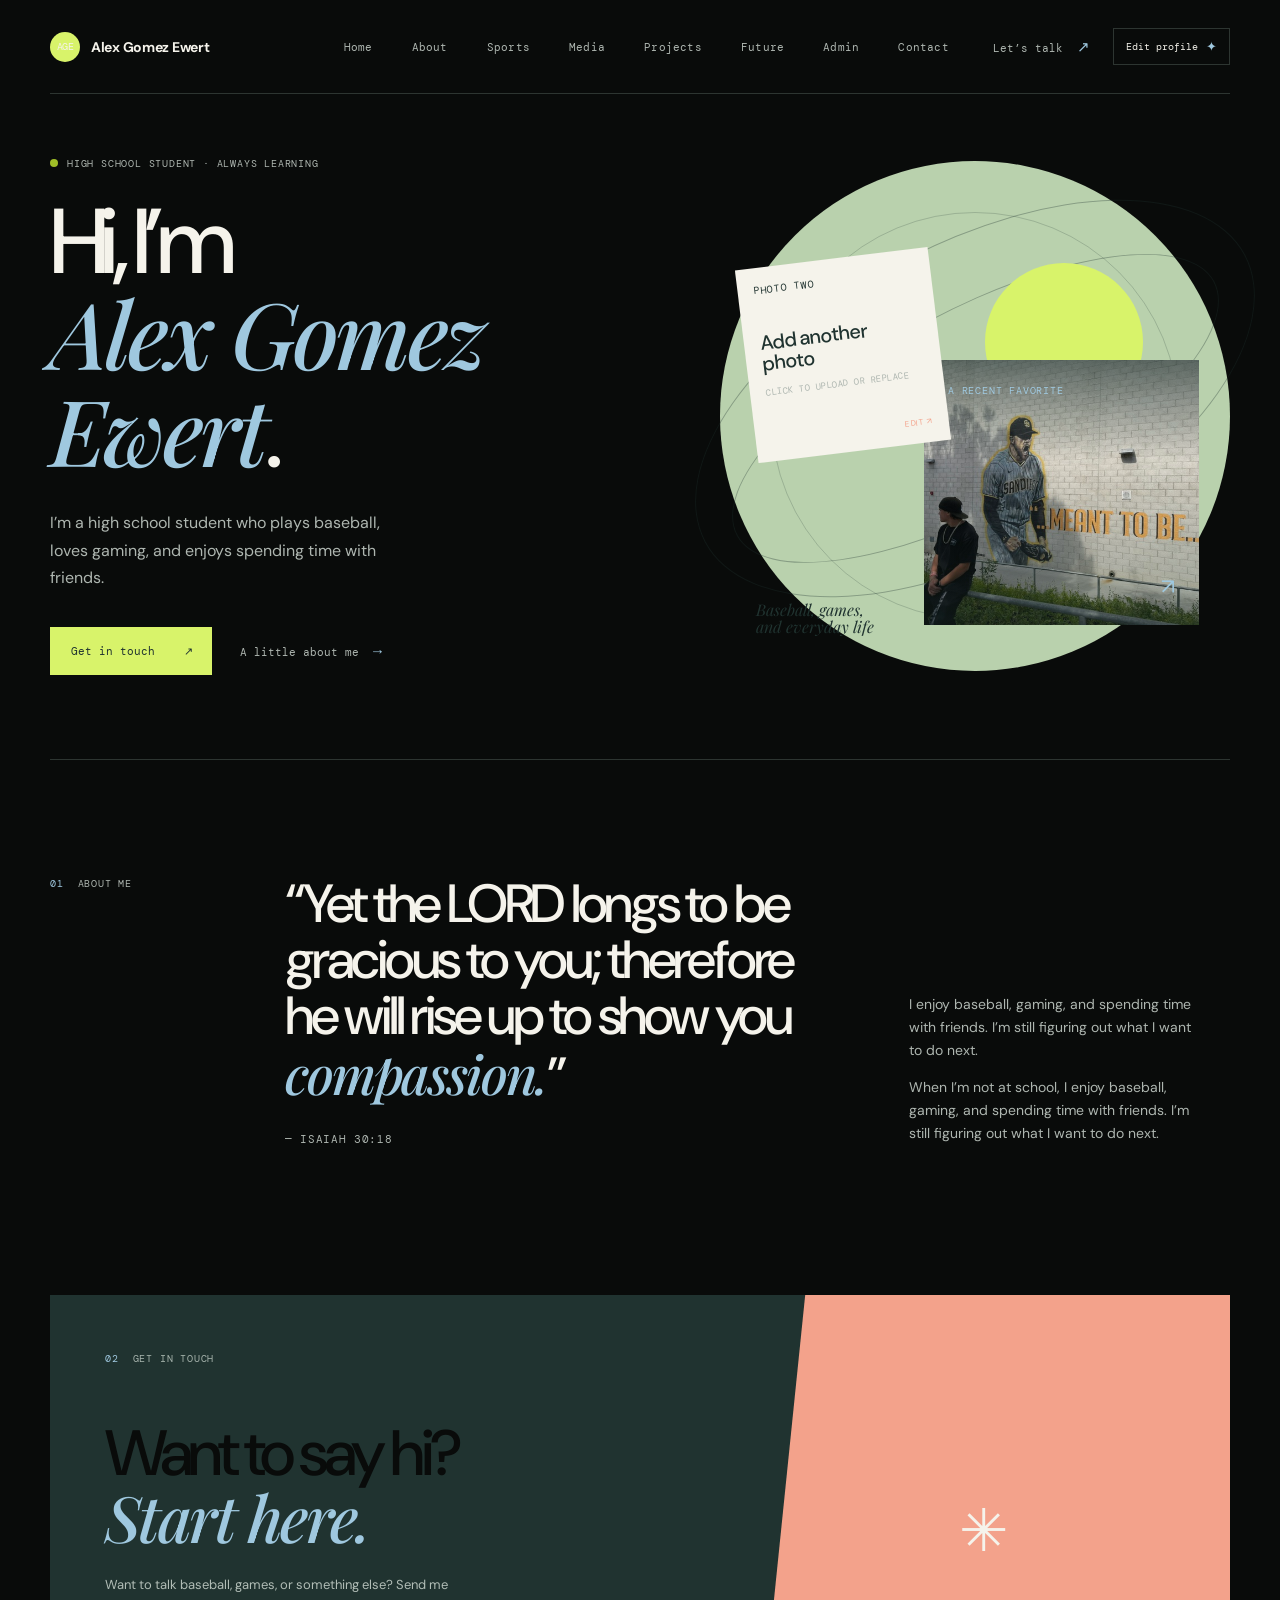
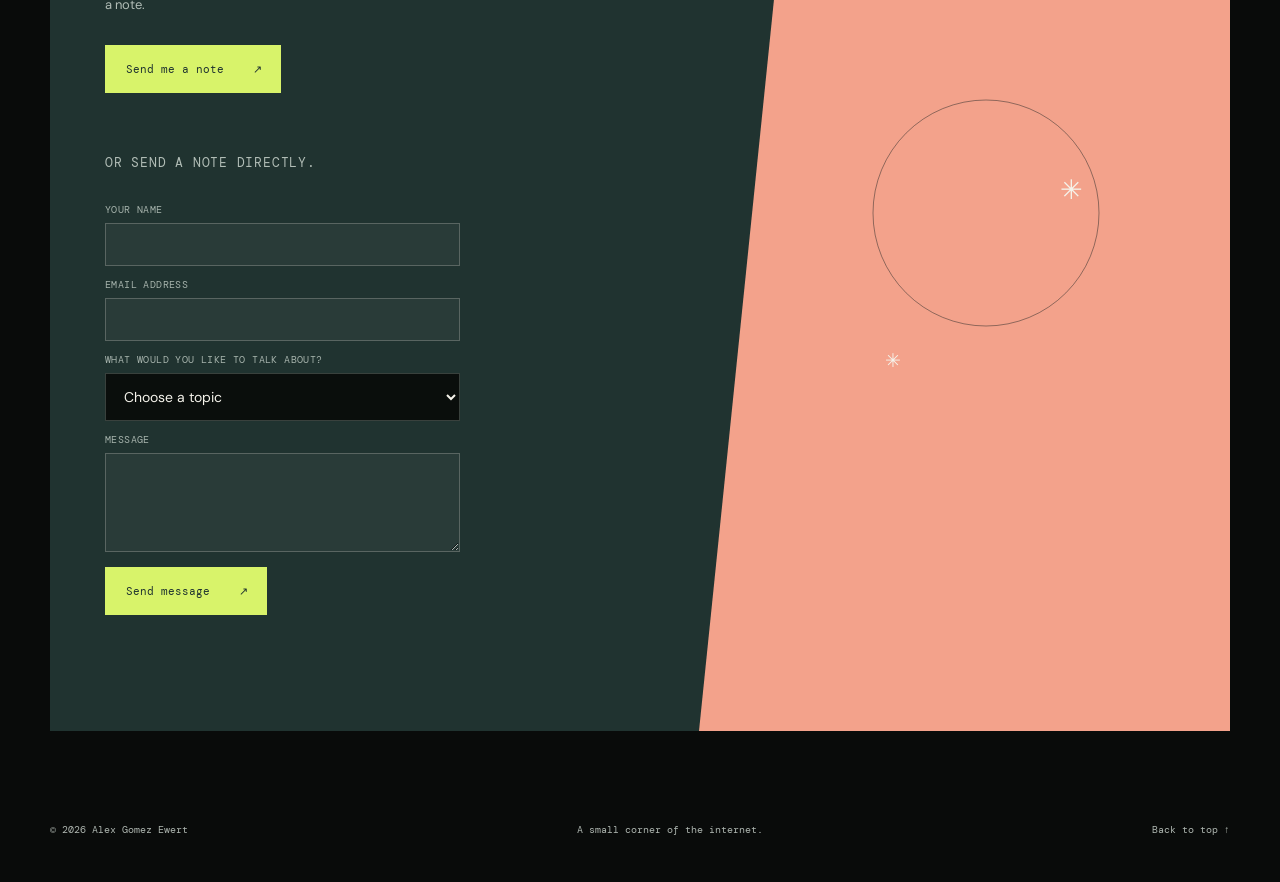
<file: index.html>
<!doctype html>
<html lang="en">
  <head>
    <meta charset="UTF-8" />
    <meta name="viewport" content="width=device-width, initial-scale=1.0" />
    <meta
      name="description"
      content="Meet Alex Gomez Ewert: a high school student who enjoys baseball, gaming, and time with friends."
    />
    <title>Alex Gomez Ewert — About me</title>
    <link rel="icon" href="favicon.svg" type="image/svg+xml" />
    <link rel="stylesheet" href="styles.css?v=homepage-profile-contact-3" />
  </head>
  <body>
    <div class="page-shell">
      <header class="site-header">
        <div class="brand">
          <button
            class="brand-mark"
            type="button"
            aria-label="Upload profile picture"
            aria-controls="brand-image-input"
          >
            <span data-brand-initials>AGE</span>
            <img data-brand-image alt="" hidden />
          </button>
          <a class="brand-name" href="#top" data-profile="name">Alex Gomez Ewert</a>
          <input
            id="brand-image-input"
            class="brand-image-input"
            type="file"
            accept="image/*"
            aria-label="Upload profile picture"
          />
        </div>

        <button
          class="menu-toggle"
          type="button"
          aria-expanded="false"
          aria-controls="site-nav"
          aria-label="Open navigation"
        >
          <span></span>
          <span></span>
        </button>

        <nav class="site-nav" id="site-nav" aria-label="Main navigation">
          <a class="is-current" href="#top" aria-current="page">Home</a>
          <a href="#about">About</a>
          <a href="sports.html">Sports</a>
          <a href="media.html">Media</a>
          <a href="projects.html">Projects</a>
          <a href="future.html">Future</a>
          <a href="admin.html">Admin</a>
          <a href="contact.html">Contact</a>
        </nav>

        <div class="header-actions">
          <a class="header-link" href="contact.html">Let’s talk <span aria-hidden="true">↗</span></a>
          <button class="settings-trigger" type="button" aria-controls="settings-panel" aria-expanded="false">
            Edit profile <span aria-hidden="true">✦</span>
          </button>
        </div>
      </header>

      <main id="top">
        <section class="hero section-wrap" aria-labelledby="hero-title">
          <div class="hero-copy">
            <p class="eyebrow"><span class="eyebrow-dot"></span> <span data-profile="availability">High school student · always learning</span></p>
            <h1 id="hero-title">Hi, I’m<br /><em data-profile="name">Alex Gomez Ewert</em>.</h1>
            <p class="hero-intro" data-profile="intro">
              I’m a high school student who plays baseball, loves gaming, and
              enjoys spending time with friends.
            </p>
            <div class="hero-actions">
              <a class="button button-primary" href="contact.html">Get in touch <span aria-hidden="true">↗</span></a>
              <a class="text-link" href="#about">A little about me <span aria-hidden="true">→</span></a>
            </div>
          </div>

          <div class="hero-art">
            <div class="art-orbit art-orbit-one"></div>
            <div class="art-orbit art-orbit-two"></div>
            <div class="art-sun"></div>
            <label class="art-card" for="hero-image-input">
              <span class="art-card-label">A recent favorite</span>
              <span class="art-card-image-placeholder">
                <strong>Baseball mural</strong>
                <small>Click to replace</small>
              </span>
              <img
                class="art-card-image"
                data-hero-image
                src=""
                alt="Baseball mural photo"
                hidden
              />
              <input
                id="hero-image-input"
                type="file"
                accept="image/*"
                aria-label="Upload hero picture"
              />
              <span class="art-card-arrow">↗</span>
            </label>
            <label
              class="art-card art-card-secondary"
              for="hero-image-secondary-input"
              title="Click to upload or replace this photo"
            >
              <span class="art-card-label">Photo two</span>
              <span class="art-card-image-placeholder">
                <strong>Add another photo</strong>
                <small>Click to upload or replace</small>
              </span>
              <img
                class="art-card-image"
                data-hero-secondary-image
                alt="Additional homepage photo"
                hidden
              />
              <input
                id="hero-image-secondary-input"
                type="file"
                accept="image/*"
                aria-label="Upload or replace second homepage photo"
              />
              <span class="art-card-arrow" aria-hidden="true">Edit ↗</span>
            </label>
            <span class="art-caption">Baseball, games,<br />and everyday life</span>
          </div>
        </section>

        <section class="about section-wrap" id="about" aria-labelledby="about-title">
          <div class="section-label">
            <span class="section-number">01</span>
            <span>About me</span>
          </div>
          <div class="about-content">
            <h2 id="about-title">
              “Yet the LORD longs to be gracious to you; therefore he will rise
              up to show you <span>compassion.</span>”
              <small>— Isaiah 30:18</small>
            </h2>
            <div class="about-details">
              <p>
                <span data-profile="about">I care about the details people feel but don’t always notice:
                the right words, the natural interaction, the moment a product
                simply makes sense.</span>
              </p>
              <p>
                When I’m not at school, I enjoy baseball, gaming, and spending
                time with friends. I’m still figuring out what I want to do next.
              </p>
            </div>
          </div>
        </section>

        <section class="contact section-wrap" id="contact" aria-labelledby="contact-title">
          <div class="contact-card">
            <div class="contact-copy">
              <div class="section-label section-label-light">
                <span class="section-number">02</span>
                <span>Get in touch</span>
              </div>
              <h2 id="contact-title">Want to say hi?<br /><em>Start here.</em></h2>
              <p data-profile="contactNote">Want to talk baseball, games, or something else? Send me a note.</p>
              <a class="button button-light" href="contact.html">Send me a note <span aria-hidden="true">↗</span></a>
              <div class="home-contact-details">
                <a class="home-email-link" data-profile-email-link hidden></a>
                <div class="home-social-links" data-social-links hidden aria-label="Social profiles"></div>
                <div class="home-featured-post" data-featured-post hidden></div>
              </div>
              <p class="contact-form-intro">Or send a note directly.</p>
              <form class="contact-form" id="contact-form" action="/messages" method="post">
                <label>
                  Your name
                  <input name="name" type="text" autocomplete="name" maxlength="80" required />
                </label>
                <label>
                  Email address
                  <input name="email" type="email" autocomplete="email" maxlength="254" required />
                </label>
                <label>
                  What would you like to talk about?
                  <select name="reason" required>
                    <option value="">Choose a topic</option>
                    <option>General</option>
                    <option>Baseball</option>
                    <option>Gaming</option>
                    <option>School</option>
                    <option>Other</option>
                  </select>
                </label>
                <label>
                  Message
                  <textarea name="message" rows="4" maxlength="3000" required></textarea>
                </label>
                <label class="contact-honeypot" aria-hidden="true">
                  Website
                  <input name="website" type="text" tabindex="-1" autocomplete="off" />
                </label>
                <button class="button button-light contact-submit" type="submit">Send message <span aria-hidden="true">↗</span></button>
                <p class="contact-form-status" id="contact-form-status" role="status" aria-live="polite"></p>
              </form>
            </div>
            <div class="contact-mark" aria-hidden="true">
              <span>✳</span>
              <span>✳</span>
              <span>✳</span>
            </div>
          </div>
        </section>
      </main>

      <footer class="site-footer section-wrap">
        <span>© <span id="year"></span> <span data-profile="footerName">Alex Gomez Ewert</span></span>
          <span>A small corner of the internet.</span>
        <a href="#top">Back to top ↑</a>
      </footer>
    </div>

    <div class="settings-layer" id="settings-layer" hidden>
      <button class="settings-backdrop" type="button" aria-label="Close profile settings"></button>
      <aside class="settings-panel" id="settings-panel" aria-labelledby="settings-title" aria-hidden="true">
        <div class="settings-header">
          <div>
            <p class="settings-kicker">Personal details</p>
            <h2 id="settings-title">Edit your profile</h2>
          </div>
          <button class="settings-close" type="button" aria-label="Close profile settings">×</button>
        </div>
        <p class="settings-description">These details update this browser’s homepage. Leave contact and social links blank to keep them private.</p>
        <form id="profile-form">
          <label>
            Display name
            <input name="name" type="text" autocomplete="name" required />
          </label>
          <label>
            Availability line
            <input name="availability" type="text" maxlength="60" required />
          </label>
          <label>
            Short introduction
            <textarea name="intro" rows="3" maxlength="220" required></textarea>
          </label>
          <label>
            About you
            <textarea name="about" rows="4" maxlength="300" required></textarea>
          </label>
          <label>
            Contact note
            <textarea name="contactNote" rows="3" maxlength="220" required></textarea>
          </label>
          <label>
            Email address
            <input name="email" type="email" autocomplete="email" />
          </label>
          <label>
            Instagram profile URL
            <input name="instagram" type="url" maxlength="300" placeholder="https://www.instagram.com/…" />
          </label>
          <label>
            YouTube channel URL
            <input name="youtube" type="url" maxlength="300" placeholder="https://www.youtube.com/@…" />
          </label>
          <label>
            TikTok profile URL
            <input name="tiktok" type="url" maxlength="300" placeholder="https://www.tiktok.com/@…" />
          </label>
          <label>
            Public post to feature
            <input name="featuredPostUrl" type="url" maxlength="300" placeholder="YouTube, Instagram, or TikTok post URL" />
          </label>
          <div class="settings-form-actions">
            <button class="button button-primary" type="submit">Save changes <span aria-hidden="true">↗</span></button>
            <button class="settings-reset" type="button">Reset defaults</button>
          </div>
          <p class="settings-status" role="status" aria-live="polite"></p>
        </form>
      </aside>
    </div>

    <script src="script.js?v=homepage-profile-links-2"></script>
  </body>
</html>
</file>
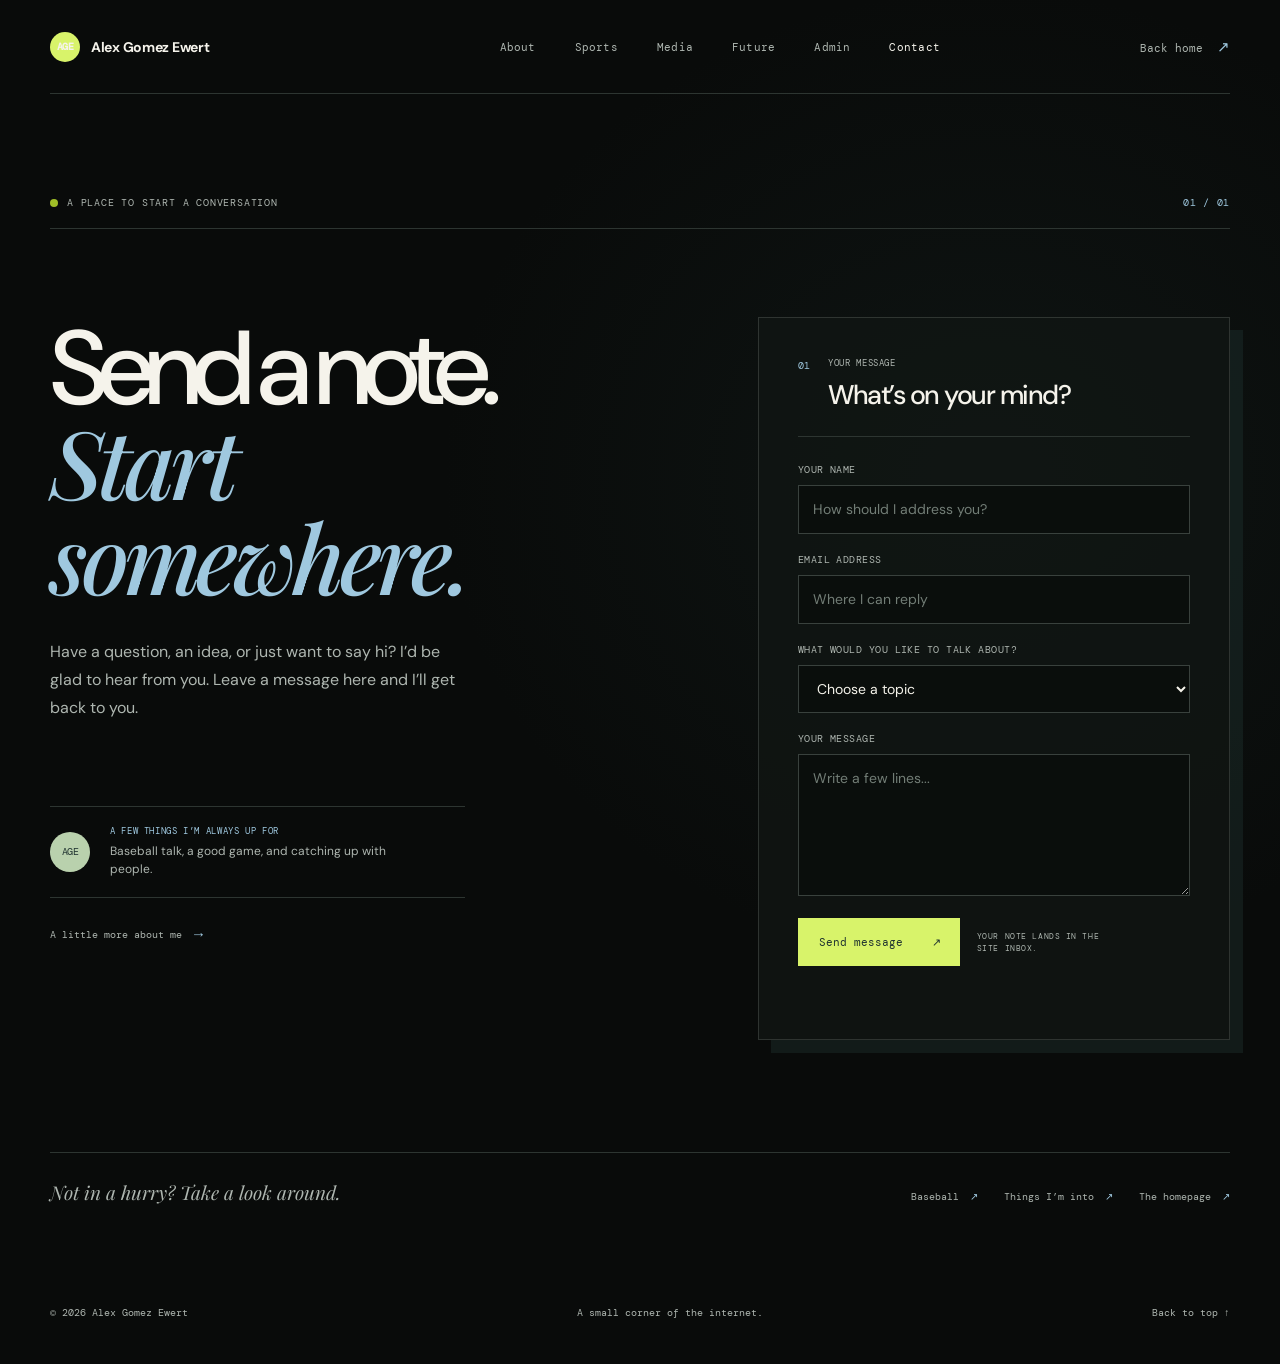
<file: contact.html>
<!doctype html>
<html lang="en">
  <head>
    <meta charset="UTF-8" />
    <meta name="viewport" content="width=device-width, initial-scale=1.0" />
    <meta
      name="description"
      content="Send Alex Gomez Ewert a note about baseball, games, or anything worth talking about."
    />
    <meta name="theme-color" content="#090b0a" />
    <title>Contact — Alex Gomez Ewert</title>
    <link rel="icon" href="favicon.svg" type="image/svg+xml" />
    <link rel="stylesheet" href="styles.css?v=homepage-profile-contact-3" />
    <link rel="stylesheet" href="contact.css?v=contact-reasons-2" />
  </head>
  <body class="contact-page">
    <a class="contact-skip-link" href="#main-content">Skip to contact form</a>
    <div class="page-shell">
      <header class="site-header">
        <div class="brand">
          <a class="brand-mark" href="index.html" aria-label="Alex Gomez Ewert home">
            <span aria-hidden="true" data-contact-initials>AGE</span>
          </a>
          <a class="brand-name" href="index.html" data-contact-name>Alex Gomez Ewert</a>
        </div>

        <button
          class="menu-toggle"
          type="button"
          aria-expanded="false"
          aria-controls="site-nav"
          aria-label="Open navigation"
        >
          <span></span>
          <span></span>
        </button>

        <nav class="site-nav" id="site-nav" aria-label="Main navigation">
          <a href="index.html#about">About</a>
          <a href="sports.html">Sports</a>
          <a href="media.html">Media</a>
          <a href="future.html">Future</a>
          <a href="admin.html">Admin</a>
          <a class="is-current" href="contact.html" aria-current="page">Contact</a>
        </nav>

        <div class="header-actions">
          <a class="header-link" href="index.html">Back home <span aria-hidden="true">↗</span></a>
        </div>
      </header>

      <main id="main-content">
        <section class="contact-intro section-wrap" aria-labelledby="contact-title">
          <div class="contact-intro-meta">
            <p class="eyebrow"><span class="eyebrow-dot"></span> A place to start a conversation</p>
            <span class="contact-page-index">01 / 01</span>
          </div>

          <div class="contact-layout">
            <div class="contact-story">
              <h1 id="contact-title">Send a note.<br /><em>Start somewhere.</em></h1>
              <p class="contact-lede">
                Have a question, an idea, or just want to say hi? I’d be glad to hear from you.
                Leave a message here and I’ll get back to you.
              </p>
              <a class="contact-email-link" data-contact-email-link hidden>
                Prefer email? <span data-contact-email></span><span aria-hidden="true">↗</span>
              </a>

              <div class="contact-aside">
                <span class="contact-aside-mark" aria-hidden="true">AGE</span>
                <div>
                  <p class="contact-aside-label">A few things I’m always up for</p>
                  <p class="contact-aside-copy">Baseball talk, a good game, and catching up with people.</p>
                </div>
              </div>

              <a class="contact-back-link" href="index.html#about">
                A little more about me <span aria-hidden="true">→</span>
              </a>
            </div>

            <div class="contact-form-wrap">
              <div class="contact-form-heading">
                <span class="contact-form-number">01</span>
                <div>
                  <p class="contact-form-kicker">Your message</p>
                  <h2>What’s on your mind?</h2>
                </div>
              </div>

              <form class="contact-page-form" id="contact-form" action="/messages" method="post">
                <label>
                  <span>Your name</span>
                  <input
                    name="name"
                    type="text"
                    autocomplete="name"
                    maxlength="80"
                    placeholder="How should I address you?"
                    required
                  />
                </label>
                <label>
                  <span>Email address</span>
                  <input
                    name="email"
                    type="email"
                    autocomplete="email"
                    maxlength="254"
                    placeholder="Where I can reply"
                    required
                  />
                </label>
                <label>
                  <span>What would you like to talk about?</span>
                  <select name="reason" required>
                    <option value="">Choose a topic</option>
                    <option>General</option>
                    <option>Baseball</option>
                    <option>Gaming</option>
                    <option>School</option>
                    <option>Other</option>
                  </select>
                </label>
                <label>
                  <span>Your message</span>
                  <textarea
                    name="message"
                    rows="5"
                    maxlength="3000"
                    placeholder="Write a few lines..."
                    required
                  ></textarea>
                </label>
                <label class="contact-page-honeypot" aria-hidden="true">
                  Website
                  <input name="website" type="text" tabindex="-1" autocomplete="off" />
                </label>
                <div class="contact-submit-row">
                  <button class="button button-primary contact-page-submit" type="submit">
                    <span>Send message</span><span aria-hidden="true">↗</span>
                  </button>
                  <span class="contact-submit-note">Your note lands in the site inbox.</span>
                </div>
                <p class="contact-page-status" id="contact-form-status" role="status" aria-live="polite"></p>
              </form>
            </div>
          </div>
        </section>

        <section class="contact-signoff section-wrap" aria-label="More from Alex">
          <p>Not in a hurry? Take a look around.</p>
          <div class="contact-signoff-links">
            <a href="sports.html">Baseball <span aria-hidden="true">↗</span></a>
            <a href="media.html">Things I’m into <span aria-hidden="true">↗</span></a>
            <a href="index.html">The homepage <span aria-hidden="true">↗</span></a>
          </div>
        </section>
      </main>

      <footer class="site-footer section-wrap">
        <span>© <span id="year"></span> <span data-contact-name>Alex Gomez Ewert</span></span>
        <span>A small corner of the internet.</span>
        <a href="#main-content">Back to top ↑</a>
      </footer>
    </div>
    <script src="contact.js?v=contact-reasons-1"></script>
  </body>
</html>
</file>
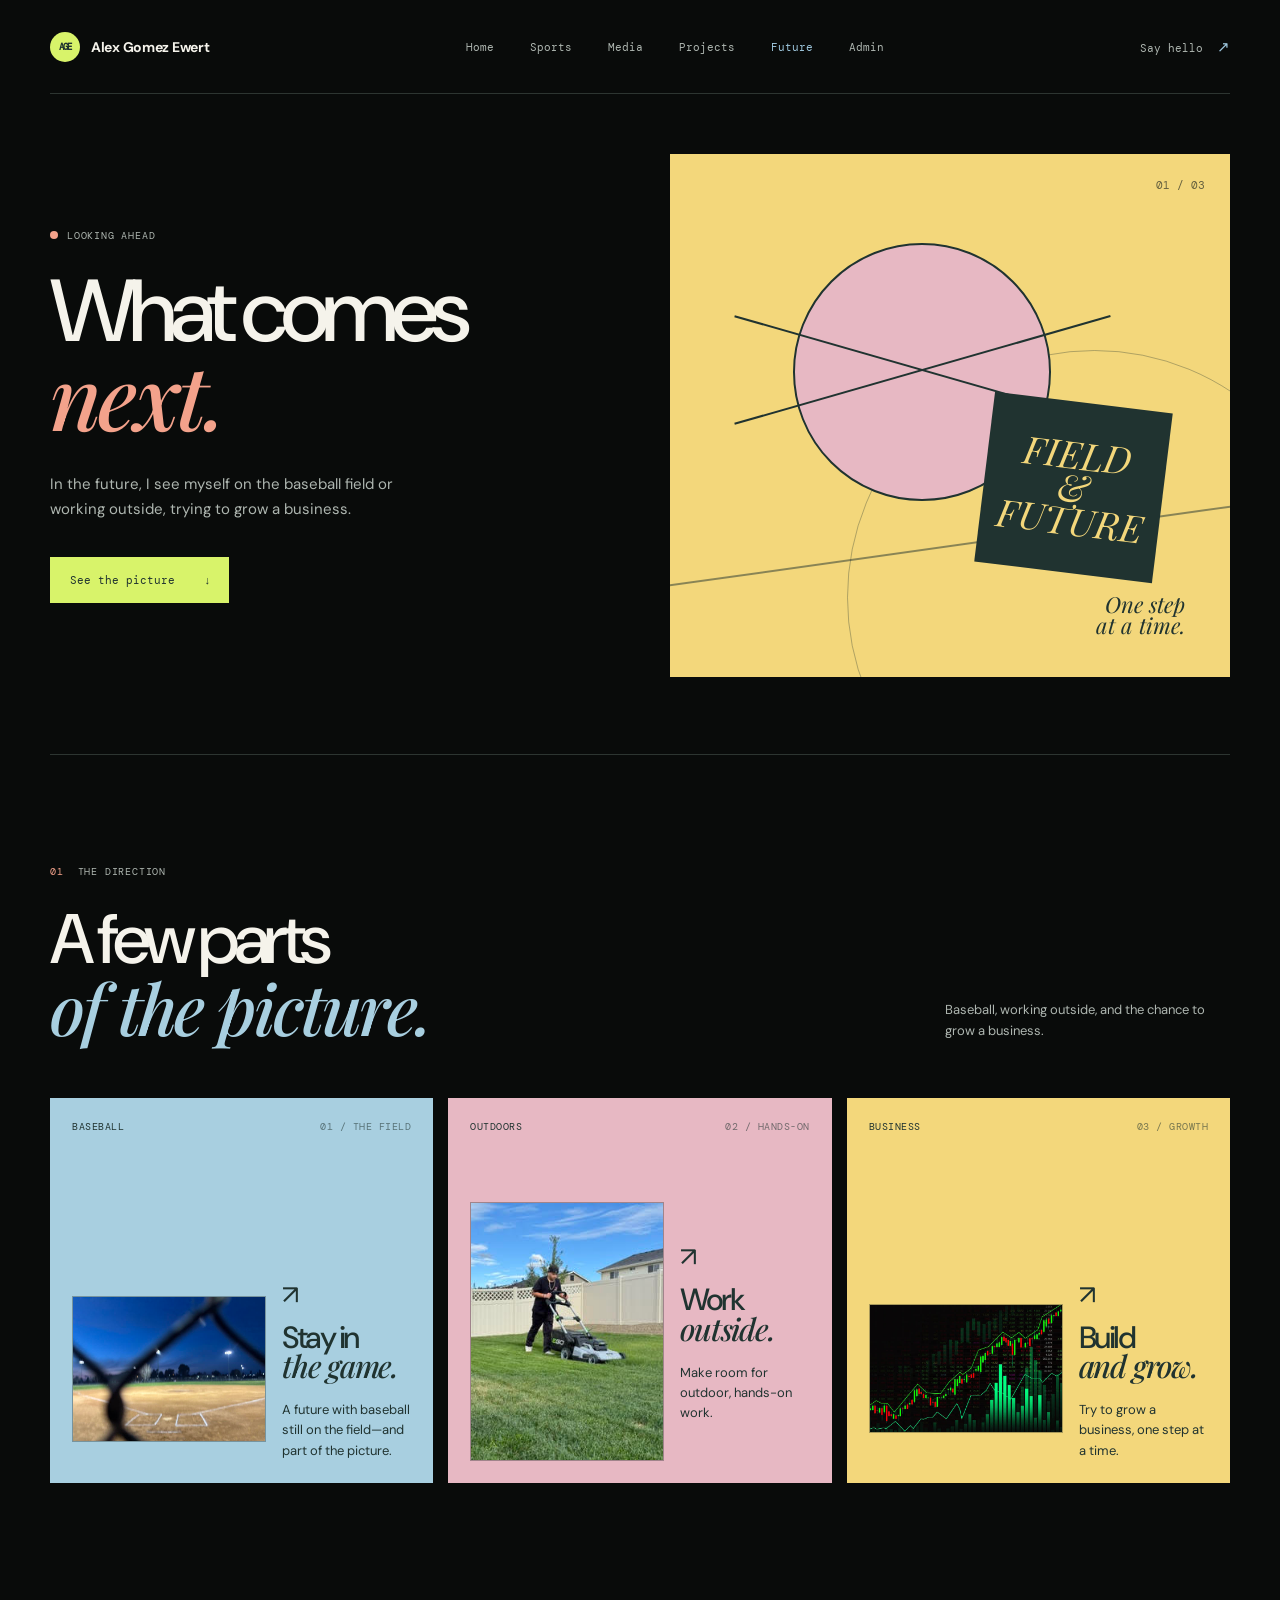
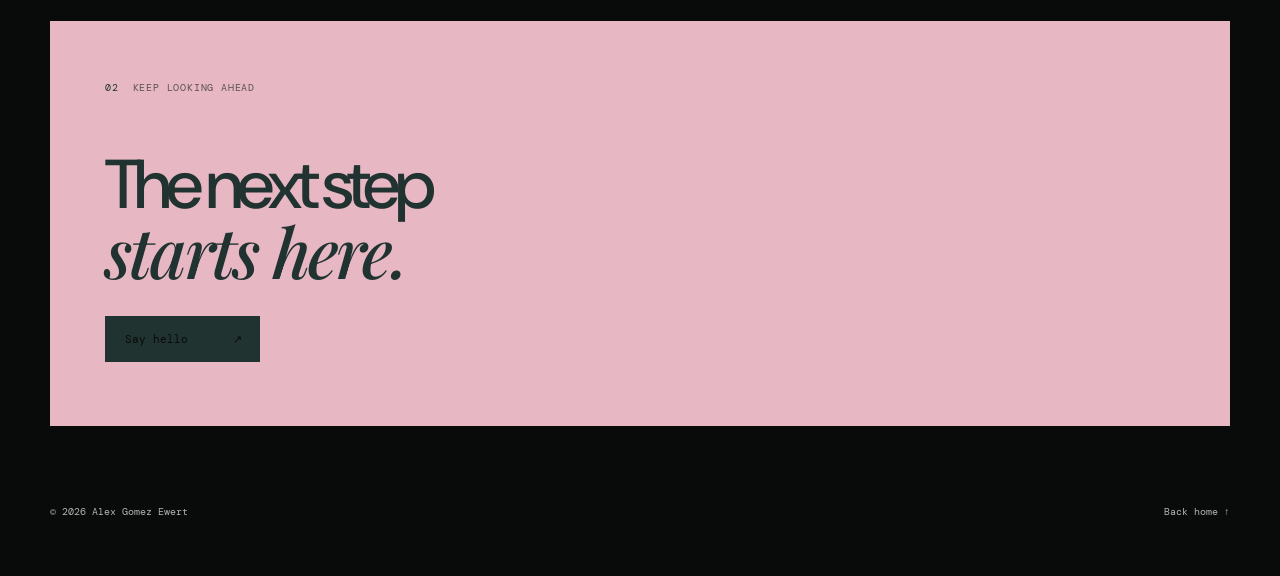
<file: future.html>
<!doctype html>
<html lang="en">
  <head>
    <meta charset="UTF-8" />
    <meta name="viewport" content="width=device-width, initial-scale=1.0" />
  <meta
    name="description"
    content="A look ahead at baseball, working outdoors, and trying to grow a business."
  />
  <meta name="theme-color" content="#090b0a" />
    <link rel="icon" href="favicon.svg" type="image/svg+xml" />
  <link rel="stylesheet" href="sports.css" />
  <link rel="stylesheet" href="future.css" />
  <title>Future — Alex Gomez Ewert</title>
  </head>
<body class="future-page">
  <div class="sports-shell">
    <header class="sports-header">
      <a class="sports-brand" href="index.html" aria-label="Alex Gomez Ewert home">
        <span class="sports-brand-mark">
          <span data-brand-initials>AGE</span>
          <img data-brand-image alt="" hidden />
        </span>
        <span class="sports-brand-name">Alex Gomez Ewert</span>
      </a>

      <button
        class="sports-menu-toggle"
        type="button"
        aria-expanded="false"
        aria-controls="future-nav"
        aria-label="Open navigation"
      >
        <span></span>
        <span></span>
      </button>

      <nav class="sports-nav" id="future-nav" aria-label="Future page navigation">
        <a href="index.html">Home</a>
        <a href="sports.html">Sports</a>
        <a href="media.html">Media</a>
        <a href="projects.html">Projects</a>
        <a class="is-current" href="future.html" aria-current="page">Future</a>
        <a href="admin.html">Admin</a>
      </nav>

      <a class="sports-header-link" href="contact.html">Say hello <span aria-hidden="true">↗</span></a>
    </header>

    <main>
      <section class="sports-hero future-hero" aria-labelledby="future-title">
        <div class="sports-hero-copy">
          <p class="sports-eyebrow"><span></span> Looking ahead</p>
          <h1 id="future-title">What comes<br /><em>next.</em></h1>
          <p class="sports-lede">
            In the future, I see myself on the baseball field or working outside,
            trying to grow a business.
          </p>
          <a class="sports-button" href="#future-horizon">See the picture <span aria-hidden="true">↓</span></a>
        </div>

        <div
          class="sports-hero-art future-hero-art"
          role="img"
          aria-label="Abstract illustration of a rising sun over the horizon"
        >
          <div class="future-sun"></div>
          <div class="future-horizon-line"></div>
          <div class="future-hero-card" aria-hidden="true">FIELD<br />&amp;<br />FUTURE</div>
          <div class="future-hero-note" aria-hidden="true">One step<br />at a time.</div>
          <span class="sports-art-number">01 / 03</span>
        </div>
      </section>

      <section class="future-horizon" id="future-horizon" aria-labelledby="future-horizon-title">
        <div class="future-section-heading">
          <div>
            <p class="sports-section-label"><span>01</span> The direction</p>
            <h2 id="future-horizon-title">A few parts<br /><em>of the picture.</em></h2>
          </div>
          <p>Baseball, working outside, and the chance to grow a business.</p>
        </div>

        <div class="future-card-grid">
          <article class="future-card future-card-now">
            <div class="future-card-top"><span>Baseball</span><span>01 / The field</span></div>
            <div class="future-card-body-with-image">
              <img
                class="future-card-photo future-card-photo-4x3"
                src="attached_assets/unnamed_(3)_1790396177964.jpg"
                alt="A baseball field at night viewed from behind a chain-link fence."
                loading="lazy"
                decoding="async"
              />
              <div class="future-card-body-copy">
                <p class="future-card-symbol" aria-hidden="true">↗</p>
                <h3>Stay in<br /><em>the game.</em></h3>
                <p class="future-card-copy">A future with baseball still on the field—and part of the picture.</p>
              </div>
            </div>
          </article>

          <article class="future-card future-card-next">
            <div class="future-card-top"><span>Outdoors</span><span>02 / Hands-on</span></div>
            <div class="future-card-body-with-image">
              <img
                class="future-card-photo"
                src="attached_assets/unnamed_(2)_1790394757567.jpg"
                alt="A person mowing a backyard lawn with a push mower."
                loading="lazy"
                decoding="async"
              />
              <div class="future-card-body-copy">
                <p class="future-card-symbol" aria-hidden="true">↗</p>
                <h3>Work<br /><em>outside.</em></h3>
                <p class="future-card-copy">Make room for outdoor, hands-on work.</p>
              </div>
            </div>
          </article>

          <article class="future-card future-card-later">
            <div class="future-card-top"><span>Business</span><span>03 / Growth</span></div>
            <div class="future-card-body-with-image">
              <img
                class="future-card-photo future-card-photo-landscape"
                src="attached_assets/images_1790395395173.jpeg"
                alt="A financial chart with rising green and red candlesticks and trading volume bars."
                loading="lazy"
                decoding="async"
              />
              <div class="future-card-body-copy">
                <p class="future-card-symbol" aria-hidden="true">↗</p>
                <h3>Build<br /><em>and grow.</em></h3>
                <p class="future-card-copy">Try to grow a business, one step at a time.</p>
              </div>
            </div>
          </article>
        </div>
      </section>

      <section class="sports-cta future-cta" aria-labelledby="future-cta-title">
        <p class="sports-section-label sports-section-label-light"><span>02</span> Keep looking ahead</p>
        <h2 id="future-cta-title">The next step<br /><em>starts here.</em></h2>
        <a class="sports-button sports-button-light" href="contact.html">Say hello <span aria-hidden="true">↗</span></a>
      </section>
    </main>

    <footer class="sports-footer">
      <span>© <span id="future-year" data-site-year></span> Alex Gomez Ewert</span>
      <a href="index.html">Back home ↑</a>
    </footer>
  </div>

  <script src="future.js?v=site-year-compat-1"></script>
</body>
</html>
</file>
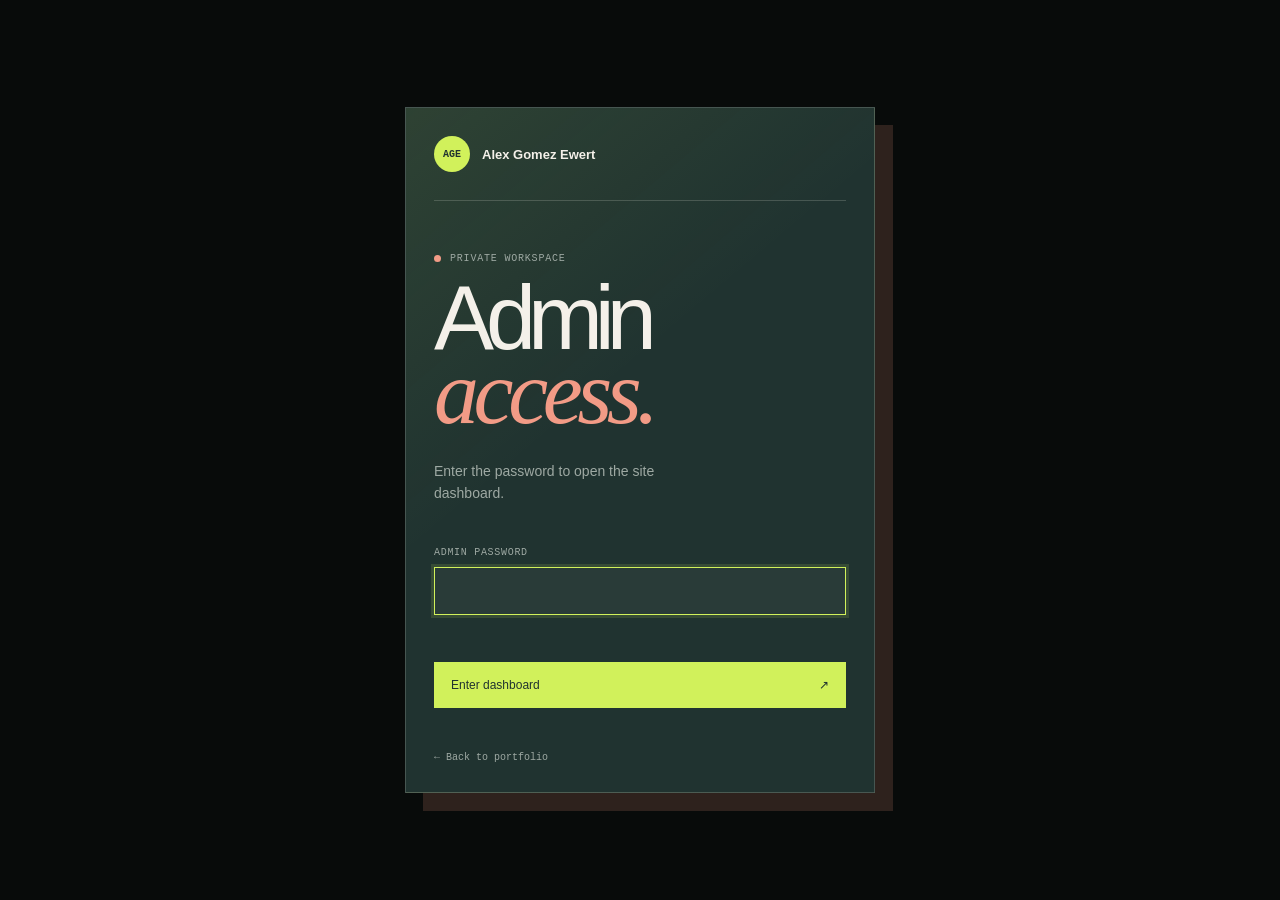
<file: login.html>
<!doctype html>
<html lang="en">
  <head>
    <meta charset="UTF-8" />
    <meta name="viewport" content="width=device-width, initial-scale=1.0" />
    <meta name="description" content="Sign in to the personal site admin workspace." />
    <title>Admin access — Alex Gomez Ewert</title>
    <link rel="icon" href="favicon.svg" type="image/svg+xml" />
    <link rel="stylesheet" href="auth.css" />
  </head>
  <body class="auth-page">
    <main class="auth-card">
      <a class="auth-brand" href="index.html" aria-label="Alex Gomez Ewert home">
        <span class="auth-brand-mark">AGE</span>
        <span>Alex Gomez Ewert</span>
      </a>
      <div class="auth-rule"></div>
      <p class="auth-kicker"><span></span> Private workspace</p>
      <h1>Admin<br /><em>access.</em></h1>
      <p class="auth-lede">Enter the password to open the site dashboard.</p>
      <p class="auth-error" role="status" data-session-expired hidden></p>
      <form class="auth-form" method="post" action="/login">
        <input type="hidden" name="next" value="/admin.html" />
        <input type="hidden" name="expired" value="0" data-session-expired-marker />
        <input class="auth-visually-hidden" type="text" name="username" value="admin" autocomplete="username" tabindex="-1" aria-hidden="true" />
        <label for="password">Admin password</label>
        <input
          id="password"
          name="password"
          type="password"
          autocomplete="current-password"
          required
          autofocus
        />
        <p class="auth-error" role="alert" data-auth-error></p>
        <button type="submit">Enter dashboard <span aria-hidden="true">↗</span></button>
      </form>
      <a class="auth-back" href="index.html">← Back to portfolio</a>
    </main>
    <script>
      const expiredNotice = document.querySelector("[data-session-expired]");
      const expiredMarker = document.querySelector("[data-session-expired-marker]");
      if (
        new URLSearchParams(window.location.search).get("expired") === "1"
        || expiredMarker.value === "1"
      ) {
        expiredMarker.value = "1";
        expiredNotice.textContent = "Your admin session has expired. Sign in again to return to the dashboard.";
        expiredNotice.hidden = false;
      }
    </script>
  </body>
</html>
</file>
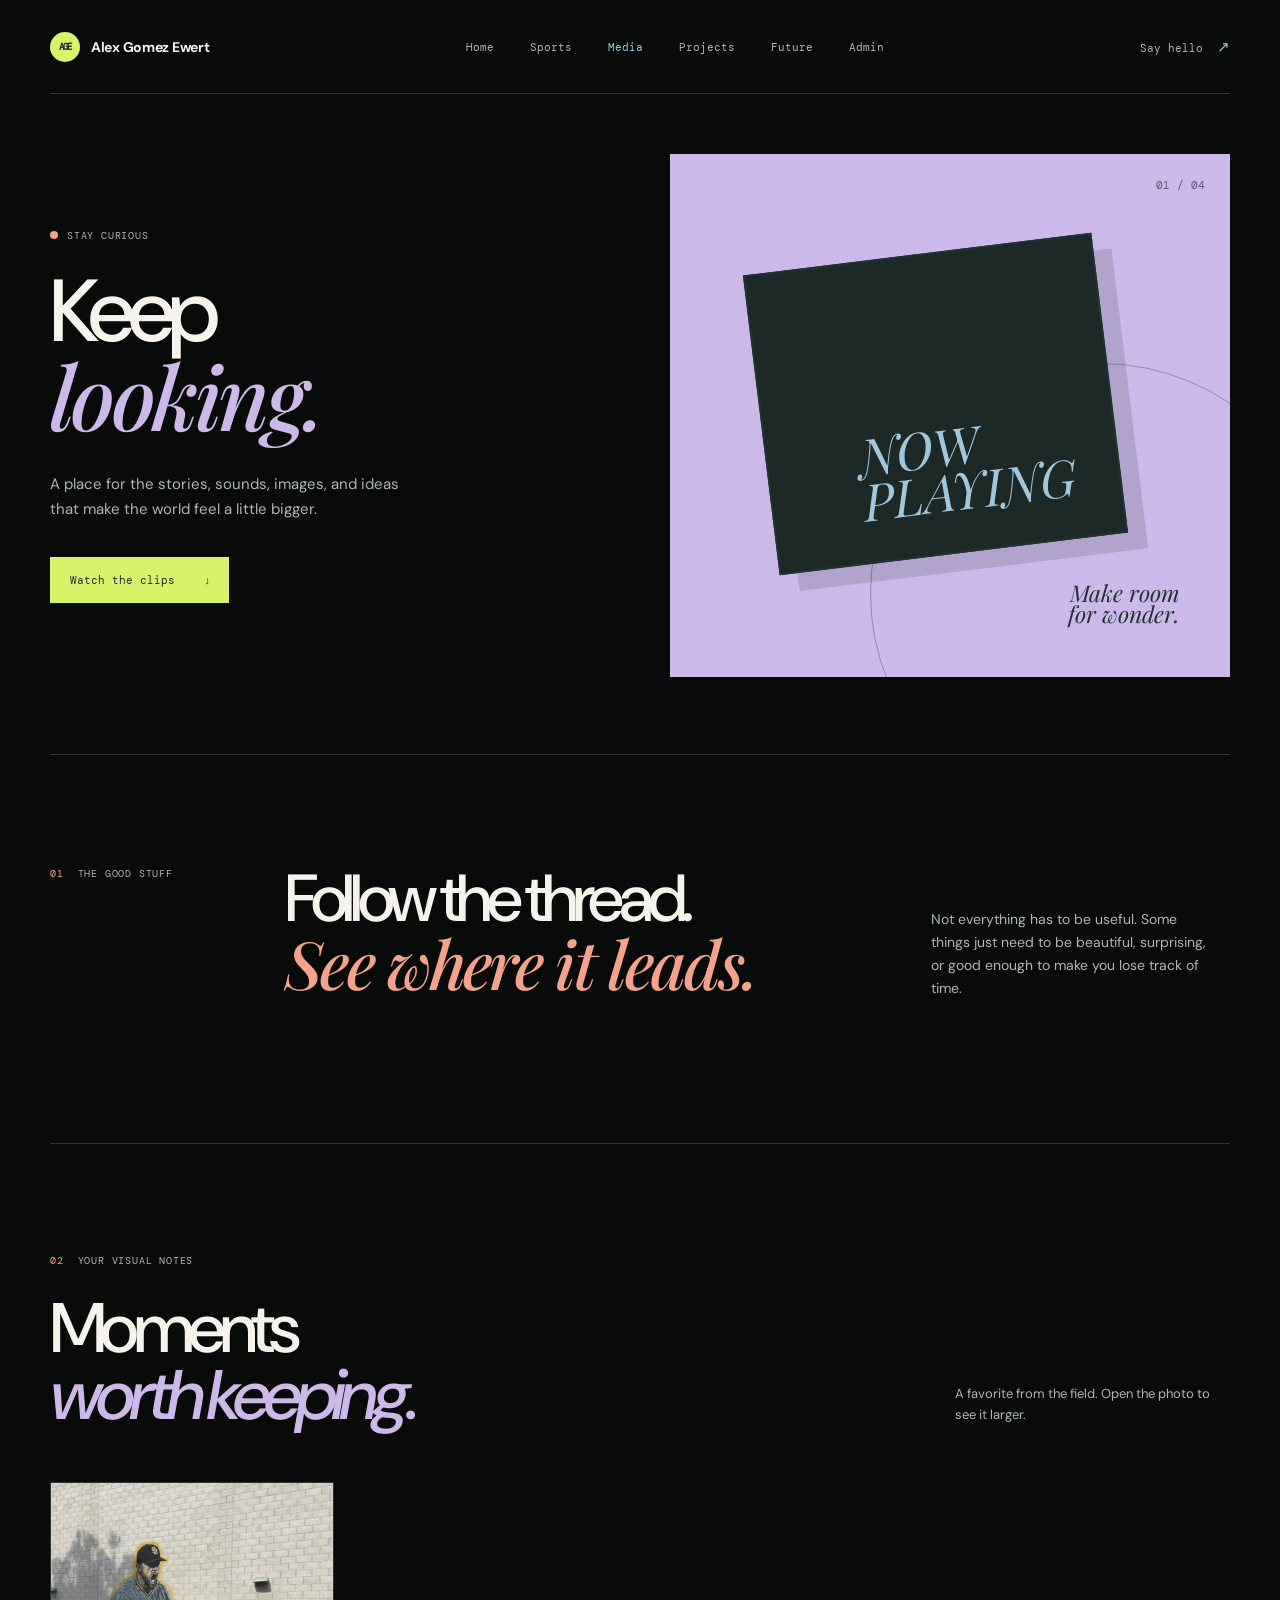
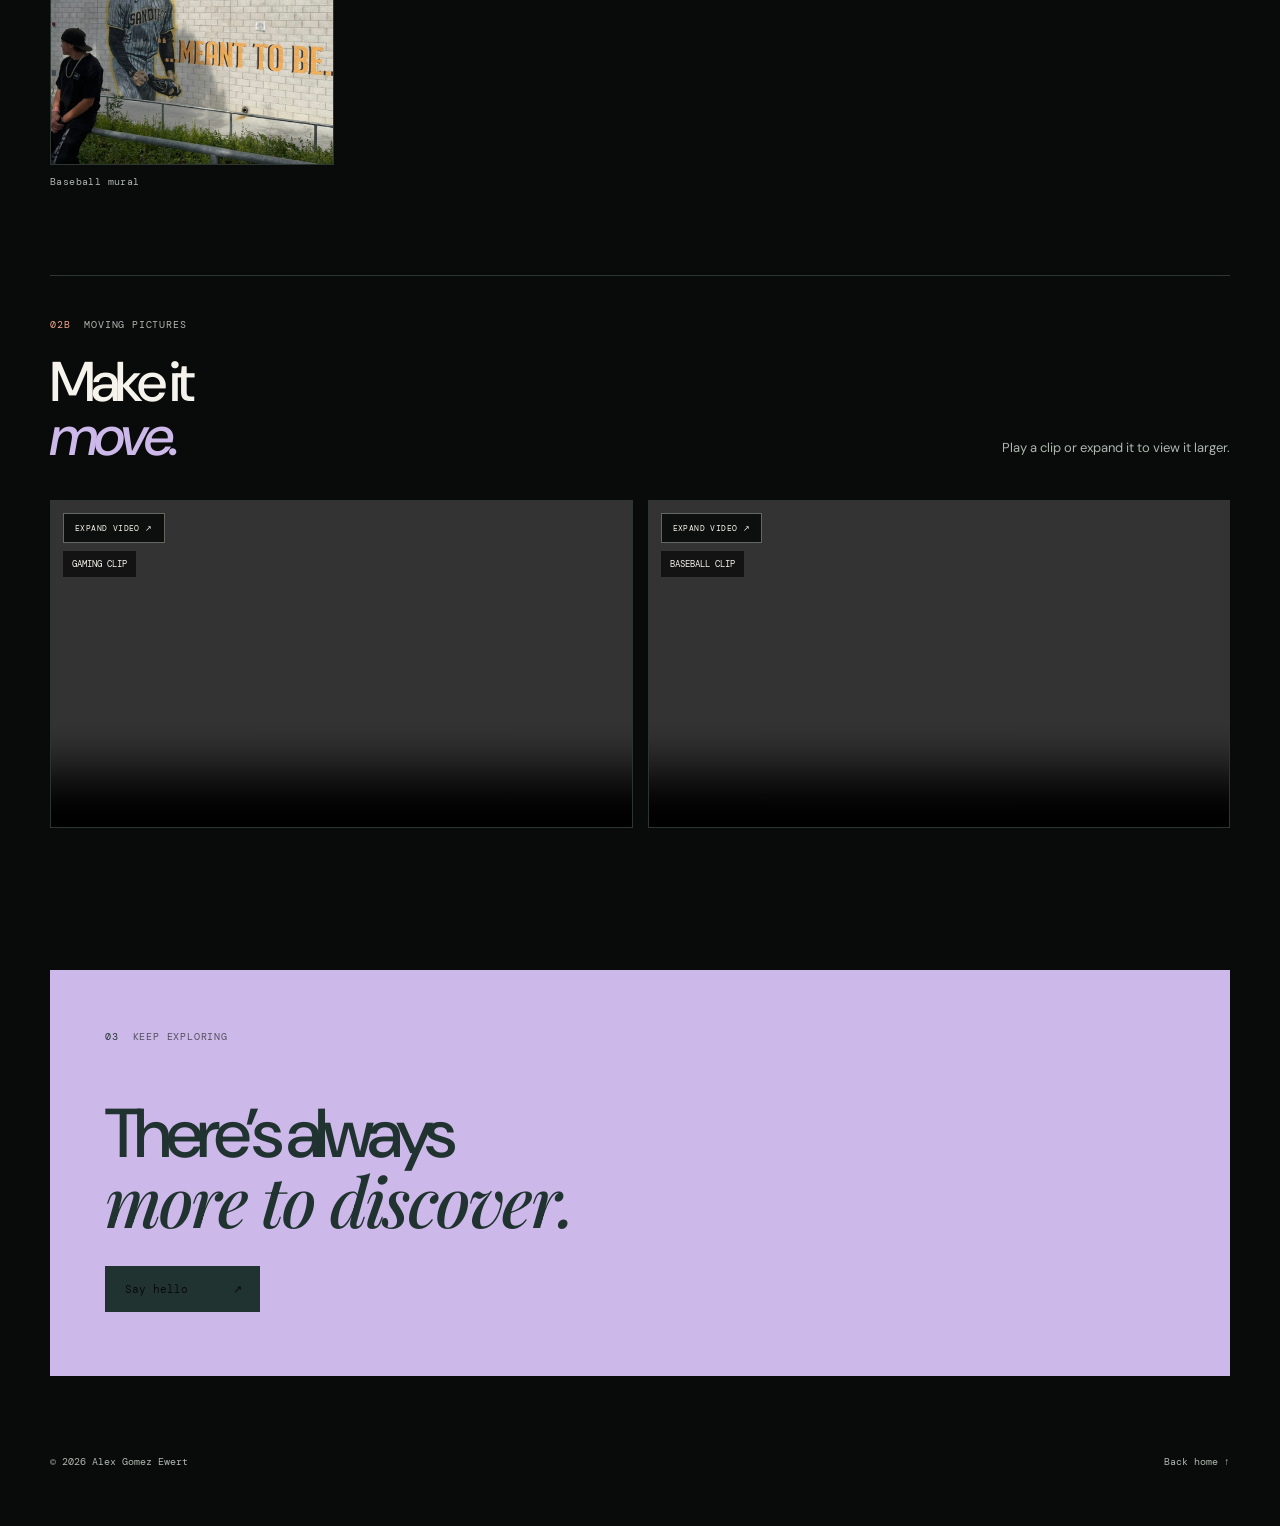
<file: media.html>
<!doctype html>
<html lang="en">
  <head>
    <meta charset="UTF-8" />
    <meta name="viewport" content="width=device-width, initial-scale=1.0" />
    <meta name="description" content="A small collection of things to watch, listen to, and read." />
    <title>Media — Alex Gomez Ewert</title>
    <link rel="icon" href="favicon.svg" type="image/svg+xml" />
    <link rel="stylesheet" href="sports.css" />
    <link rel="stylesheet" href="media.css?v=media-gallery-readonly-1" />
  </head>
  <body class="media-page">
    <div class="sports-shell">
      <header class="sports-header">
        <a class="sports-brand" href="index.html" aria-label="Alex Gomez Ewert home">
          <span class="sports-brand-mark">
            <span data-brand-initials>AGE</span>
            <img data-brand-image alt="" hidden />
          </span>
          <span class="sports-brand-name">Alex Gomez Ewert</span>
        </a>
        <button class="sports-menu-toggle" type="button" aria-expanded="false" aria-controls="media-nav" aria-label="Open navigation">
          <span></span>
          <span></span>
        </button>
        <nav class="sports-nav" id="media-nav" aria-label="Media page navigation">
          <a href="index.html">Home</a>
          <a href="sports.html">Sports</a>
          <a class="is-current" href="media.html">Media</a>
          <a href="projects.html">Projects</a>
          <a href="future.html">Future</a>
          <a href="admin.html">Admin</a>
        </nav>
        <a class="sports-header-link" href="contact.html">Say hello <span aria-hidden="true">↗</span></a>
      </header>

      <main>
        <section class="sports-hero media-hero" aria-labelledby="media-title">
          <div class="sports-hero-copy">
            <p class="sports-eyebrow"><span></span> Stay curious</p>
            <h1 id="media-title">Keep<br /><em>looking.</em></h1>
            <p class="sports-lede">A place for the stories, sounds, images, and ideas that make the world feel a little bigger.</p>
            <a class="sports-button" href="#media-video-gallery">Watch the clips <span aria-hidden="true">↓</span></a>
          </div>
          <div class="sports-hero-art media-hero-art" aria-label="Abstract illustration of a glowing media screen" role="img">
            <div class="media-hero-screen">NOW<br />PLAYING</div>
            <div class="media-hero-note">Make room<br />for wonder.</div>
            <span class="sports-art-number">01 / 04</span>
          </div>
        </section>

        <section class="sports-intro" aria-label="Media page introduction">
          <p class="sports-section-label"><span>01</span> The good stuff</p>
          <div class="sports-intro-copy">
            <h2>Follow the thread.<br /><em>See where it leads.</em></h2>
            <p>Not everything has to be useful. Some things just need to be beautiful, surprising, or good enough to make you lose track of time.</p>
          </div>
        </section>

        <section class="media-photos" id="media-photo-gallery" aria-labelledby="photos-title">
          <div class="media-photos-heading">
            <div>
              <p class="sports-section-label"><span>02</span> Your visual notes</p>
              <h2 id="photos-title">Moments<br /><em>worth keeping.</em></h2>
            </div>
            <p>A favorite from the field. Open the photo to see it larger.</p>
          </div>
          <div class="media-photo-grid">
            <figure class="media-photo-slot has-photo">
              <button class="media-photo-open" type="button" data-photo-open aria-label="Open baseball mural photo">
                <img src="attached_assets/image1_1790099258012.jpeg" alt="Baseball mural" />
              </button>
              <figcaption>Baseball mural</figcaption>
            </figure>
          </div>
          <div class="media-videos-heading">
            <div>
              <p class="sports-section-label"><span>02B</span> Moving pictures</p>
              <h3>Make it<br /><em>move.</em></h3>
            </div>
            <p>Play a clip or expand it to view it larger.</p>
          </div>
          <div class="media-video-grid" id="media-video-gallery" role="group" aria-label="Media video slots">
            <div class="media-video-slot">
              <video src="attached_assets/Video_(1)_1790099620861.mov" controls preload="metadata" playsinline aria-label="Gaming clip"></video>
              <button class="media-video-expand" type="button" data-video-expand aria-label="Expand gaming clip">Expand video ↗</button>
              <span class="media-video-caption" data-video-caption>Gaming clip</span>
            </div>
            <div class="media-video-slot">
              <video src="attached_assets/Video_1790099821395.mov" controls preload="metadata" playsinline aria-label="Baseball clip"></video>
              <button class="media-video-expand" type="button" data-video-expand aria-label="Expand baseball clip">Expand video ↗</button>
              <span class="media-video-caption" data-video-caption>Baseball clip</span>
            </div>
          </div>
        </section>

        <section class="sports-cta media-cta" aria-labelledby="media-cta-title">
          <p class="sports-section-label sports-section-label-light"><span>03</span> Keep exploring</p>
          <h2 id="media-cta-title">There’s always<br /><em>more to discover.</em></h2>
          <a class="sports-button sports-button-light" href="contact.html">Say hello <span aria-hidden="true">↗</span></a>
        </section>
      </main>

      <dialog class="media-lightbox" data-media-lightbox aria-label="Expanded media">
        <button class="media-lightbox-close" type="button" data-lightbox-close aria-label="Close expanded media">Close ×</button>
        <div class="media-lightbox-content" data-lightbox-content></div>
        <p class="media-lightbox-caption" data-lightbox-caption></p>
      </dialog>

      <footer class="sports-footer">
        <span>© <span id="media-year"></span> Alex Gomez Ewert</span>
        <a href="index.html">Back home ↑</a>
      </footer>
    </div>
    <script src="media.js?v=gallery-readonly-1"></script>
  </body>
</html>
</file>
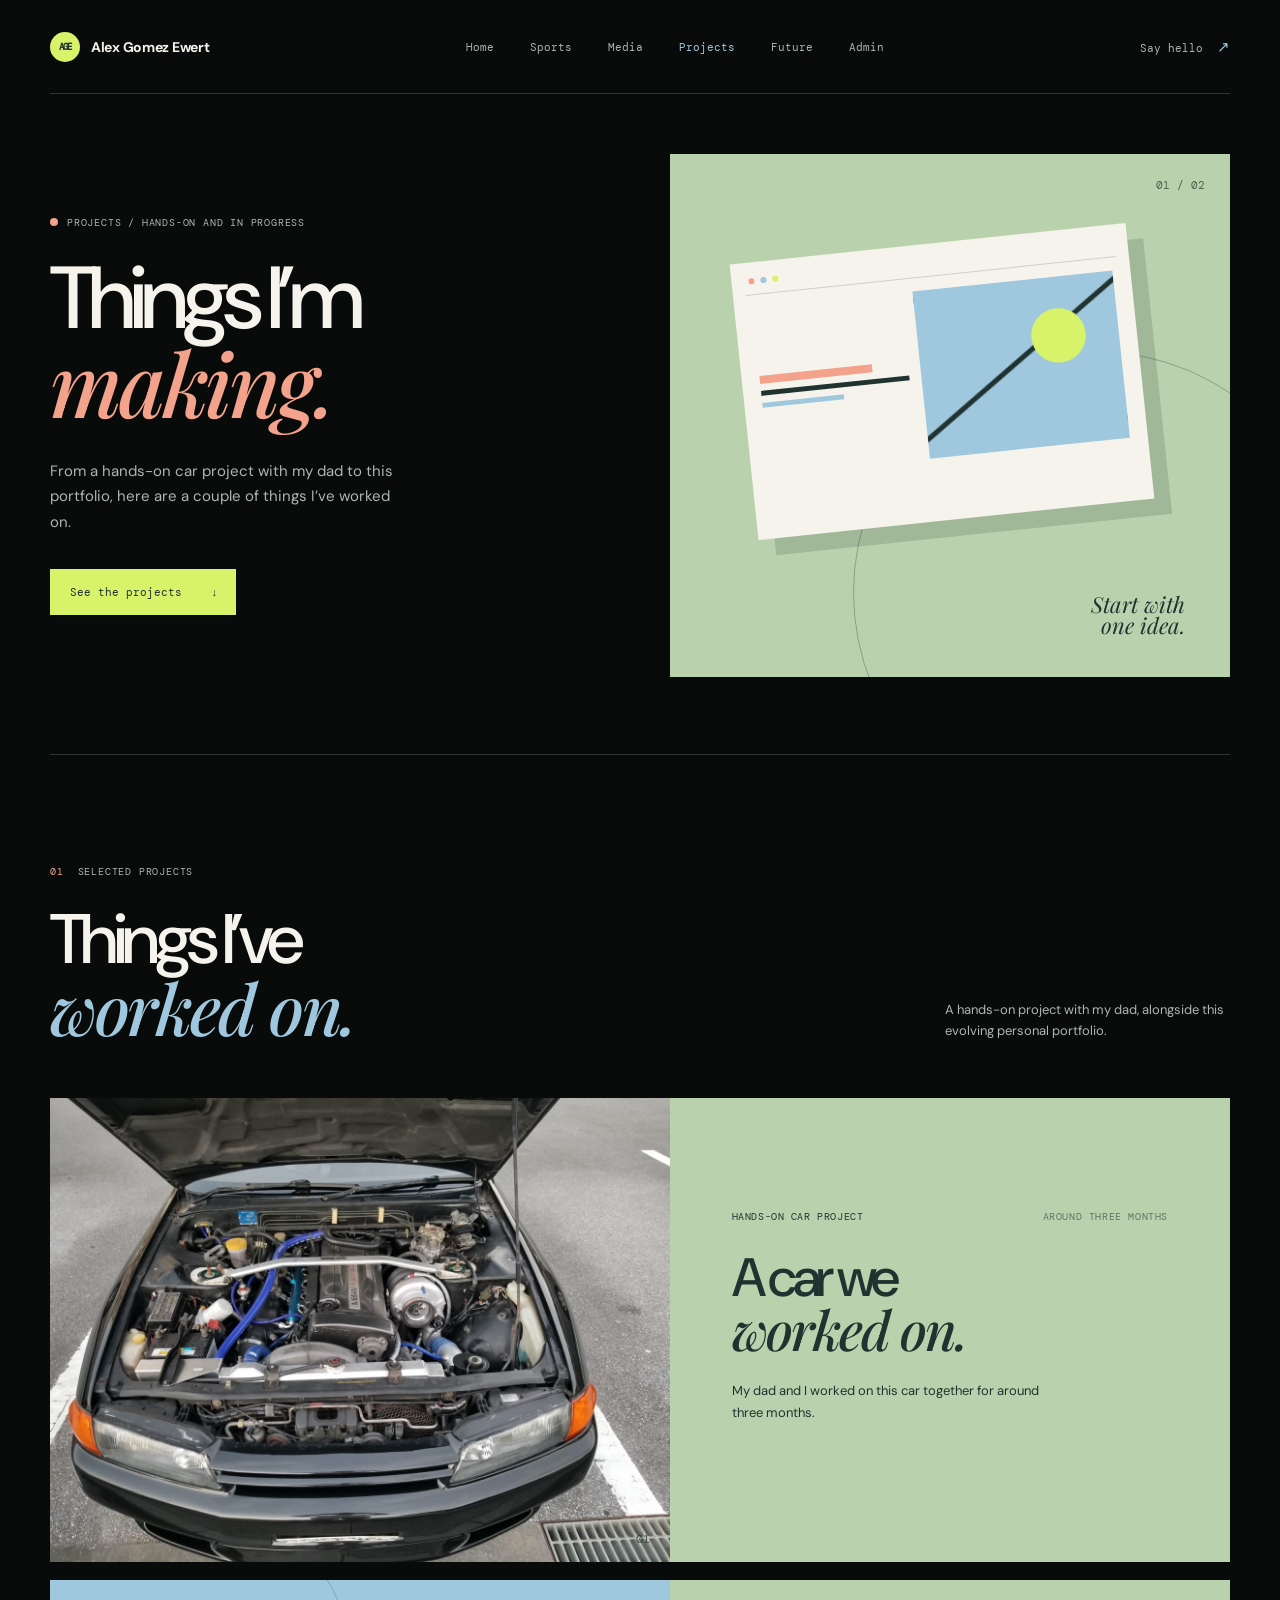
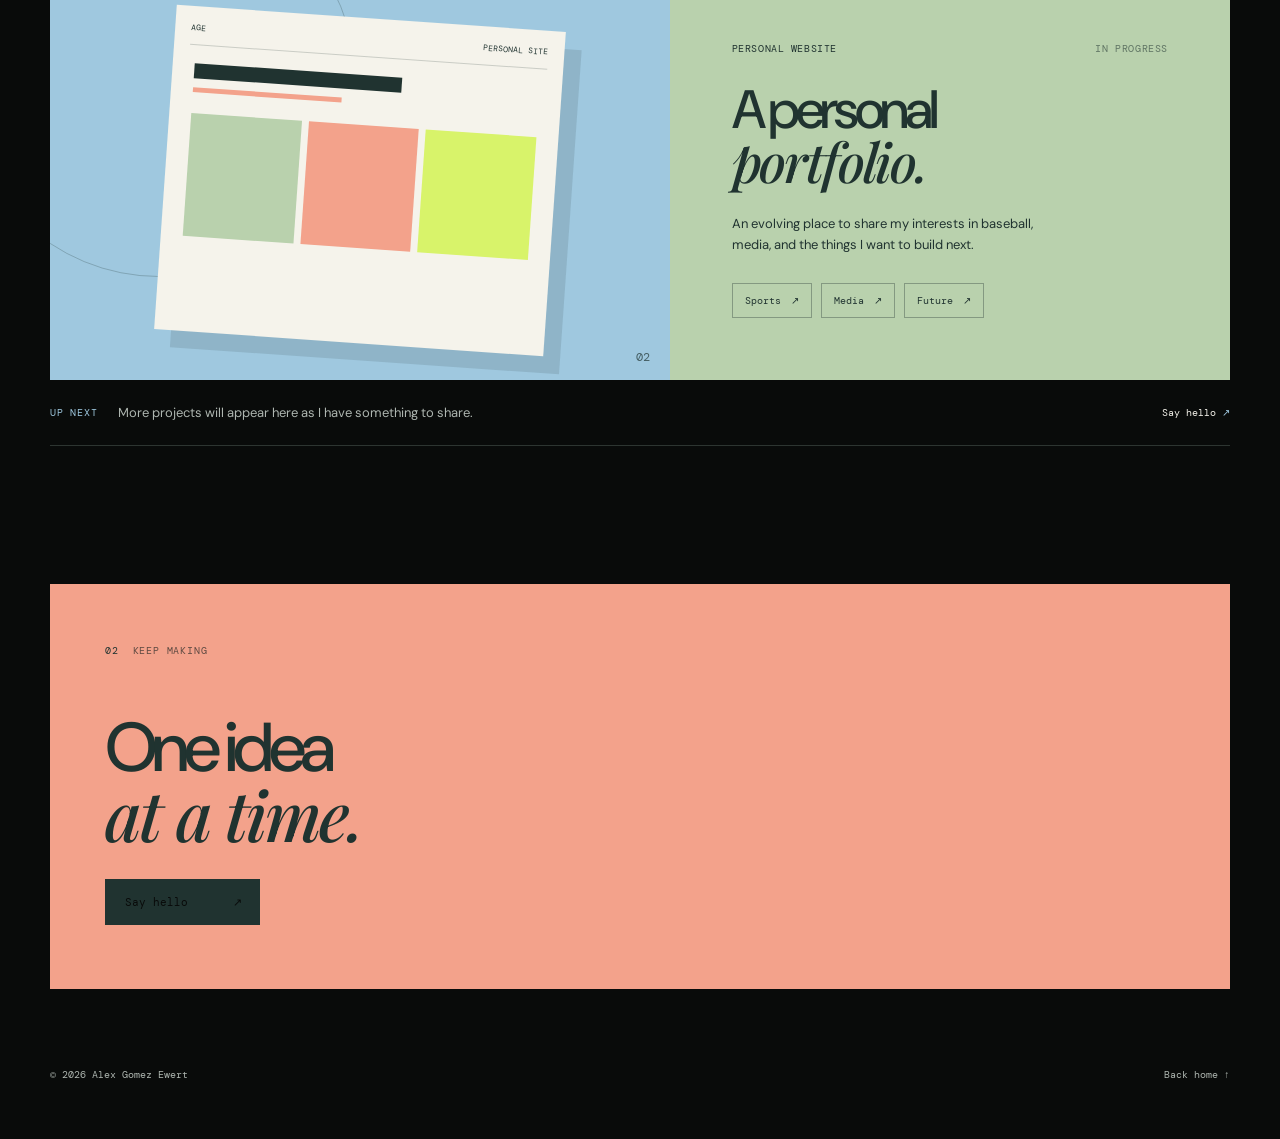
<file: projects.html>
<!doctype html>
<html lang="en">
  <head>
    <meta charset="UTF-8" />
    <meta name="viewport" content="width=device-width, initial-scale=1.0" />
    <meta
      name="description"
      content="Projects by Alex Gomez Ewert, including a car he worked on with his dad for around three months."
    />
    <meta name="theme-color" content="#090b0a" />
    <link rel="icon" href="favicon.svg" type="image/svg+xml" />
    <link rel="stylesheet" href="sports.css" />
    <link rel="stylesheet" href="projects.css" />
    <title>Projects — Alex Gomez Ewert</title>
  </head>
  <body class="projects-page">
    <div class="sports-shell">
      <header class="sports-header">
        <a class="sports-brand" href="index.html" aria-label="Alex Gomez Ewert home">
          <span class="sports-brand-mark">
            <span data-brand-initials>AGE</span>
            <img data-brand-image alt="" hidden />
          </span>
          <span class="sports-brand-name">Alex Gomez Ewert</span>
        </a>

        <button
          class="sports-menu-toggle"
          type="button"
          aria-expanded="false"
          aria-controls="projects-nav"
          aria-label="Open navigation"
        >
          <span></span>
          <span></span>
        </button>

        <nav class="sports-nav" id="projects-nav" aria-label="Projects page navigation">
          <a href="index.html">Home</a>
          <a href="sports.html">Sports</a>
          <a href="media.html">Media</a>
          <a class="is-current" href="projects.html" aria-current="page">Projects</a>
          <a href="future.html">Future</a>
          <a href="admin.html">Admin</a>
        </nav>

        <a class="sports-header-link" href="contact.html">Say hello <span aria-hidden="true">↗</span></a>
      </header>

      <main>
        <section class="sports-hero projects-hero" aria-labelledby="projects-title">
          <div class="sports-hero-copy">
            <p class="sports-eyebrow"><span></span> Projects / Hands-on and in progress</p>
            <h1 id="projects-title">Things I’m<br /><em>making.</em></h1>
            <p class="sports-lede">
              From a hands-on car project with my dad to this portfolio, here
              are a couple of things I’ve worked on.
            </p>
            <a class="sports-button" href="#projects-list">See the projects <span aria-hidden="true">↓</span></a>
          </div>
          <div
            class="sports-hero-art projects-hero-art"
            role="img"
            aria-label="Abstract illustration of a project page taking shape"
          >
            <div class="projects-hero-window">
              <div class="projects-window-top"><span></span><span></span><span></span></div>
              <div class="projects-window-content">
                <div class="projects-window-copy">
                  <span></span><span></span><span></span>
                </div>
                <div class="projects-window-art"></div>
              </div>
            </div>
            <div class="projects-hero-note" aria-hidden="true">Start with<br />one idea.</div>
            <span class="sports-art-number">01 / 02</span>
          </div>
        </section>

        <section class="projects-feature" id="projects-list" aria-labelledby="projects-list-title">
          <div class="projects-section-heading">
            <div>
              <p class="sports-section-label"><span>01</span> Selected projects</p>
              <h2 id="projects-list-title">Things I’ve<br /><em>worked on.</em></h2>
            </div>
            <p>
              A hands-on project with my dad, alongside this evolving personal
              portfolio.
            </p>
          </div>

          <div class="projects-project-list">
            <article class="projects-showcase projects-showcase-car" aria-labelledby="car-project-title">
              <div class="projects-showcase-art">
                <img
                  class="projects-showcase-photo"
                  src="attached_assets/image3_(1)_1790463085464.jpeg"
                  alt="The open engine bay of a car my dad and I worked on together."
                  loading="lazy"
                  decoding="async"
                />
                <span class="projects-showcase-number">01</span>
              </div>
              <div class="projects-showcase-copy">
                <p class="projects-project-label">Hands-on car project <span>Around three months</span></p>
                <h3 id="car-project-title">A car we<br /><em>worked on.</em></h3>
                <p>
                  My dad and I worked on this car together for around three months.
                </p>
              </div>
            </article>

            <article class="projects-showcase projects-showcase-site" aria-labelledby="portfolio-project-title">
              <div class="projects-showcase-art" aria-hidden="true">
                <div class="projects-site-preview">
                  <div class="projects-preview-bar"><span>AGE</span><span>PERSONAL SITE</span></div>
                  <div class="projects-preview-body">
                    <div class="projects-preview-title"></div>
                    <div class="projects-preview-line"></div>
                    <div class="projects-preview-panels">
                      <span></span><span></span><span></span>
                    </div>
                  </div>
                </div>
                <span class="projects-showcase-number">02</span>
              </div>
              <div class="projects-showcase-copy">
                <p class="projects-project-label">Personal website <span>In progress</span></p>
                <h3 id="portfolio-project-title">A personal<br /><em>portfolio.</em></h3>
                <p>
                  An evolving place to share my interests in baseball, media, and
                  the things I want to build next.
                </p>
                <div class="projects-page-links" aria-label="Explore this portfolio">
                  <a href="sports.html">Sports <span aria-hidden="true">↗</span></a>
                  <a href="media.html">Media <span aria-hidden="true">↗</span></a>
                  <a href="future.html">Future <span aria-hidden="true">↗</span></a>
                </div>
              </div>
            </article>
          </div>

          <div class="projects-up-next">
            <span>UP NEXT</span>
            <p>More projects will appear here as I have something to share.</p>
            <a href="contact.html">Say hello <span aria-hidden="true">↗</span></a>
          </div>
        </section>

        <section class="sports-cta projects-cta" aria-labelledby="projects-cta-title">
          <p class="sports-section-label sports-section-label-light"><span>02</span> Keep making</p>
          <h2 id="projects-cta-title">One idea<br /><em>at a time.</em></h2>
          <a class="sports-button sports-button-light" href="contact.html">Say hello <span aria-hidden="true">↗</span></a>
        </section>
      </main>

      <footer class="sports-footer">
        <span>© <span id="future-year" data-site-year></span> Alex Gomez Ewert</span>
        <a href="index.html">Back home ↑</a>
      </footer>
    </div>
    <script src="future.js?v=site-year-compat-1"></script>
  </body>
</html>
</file>
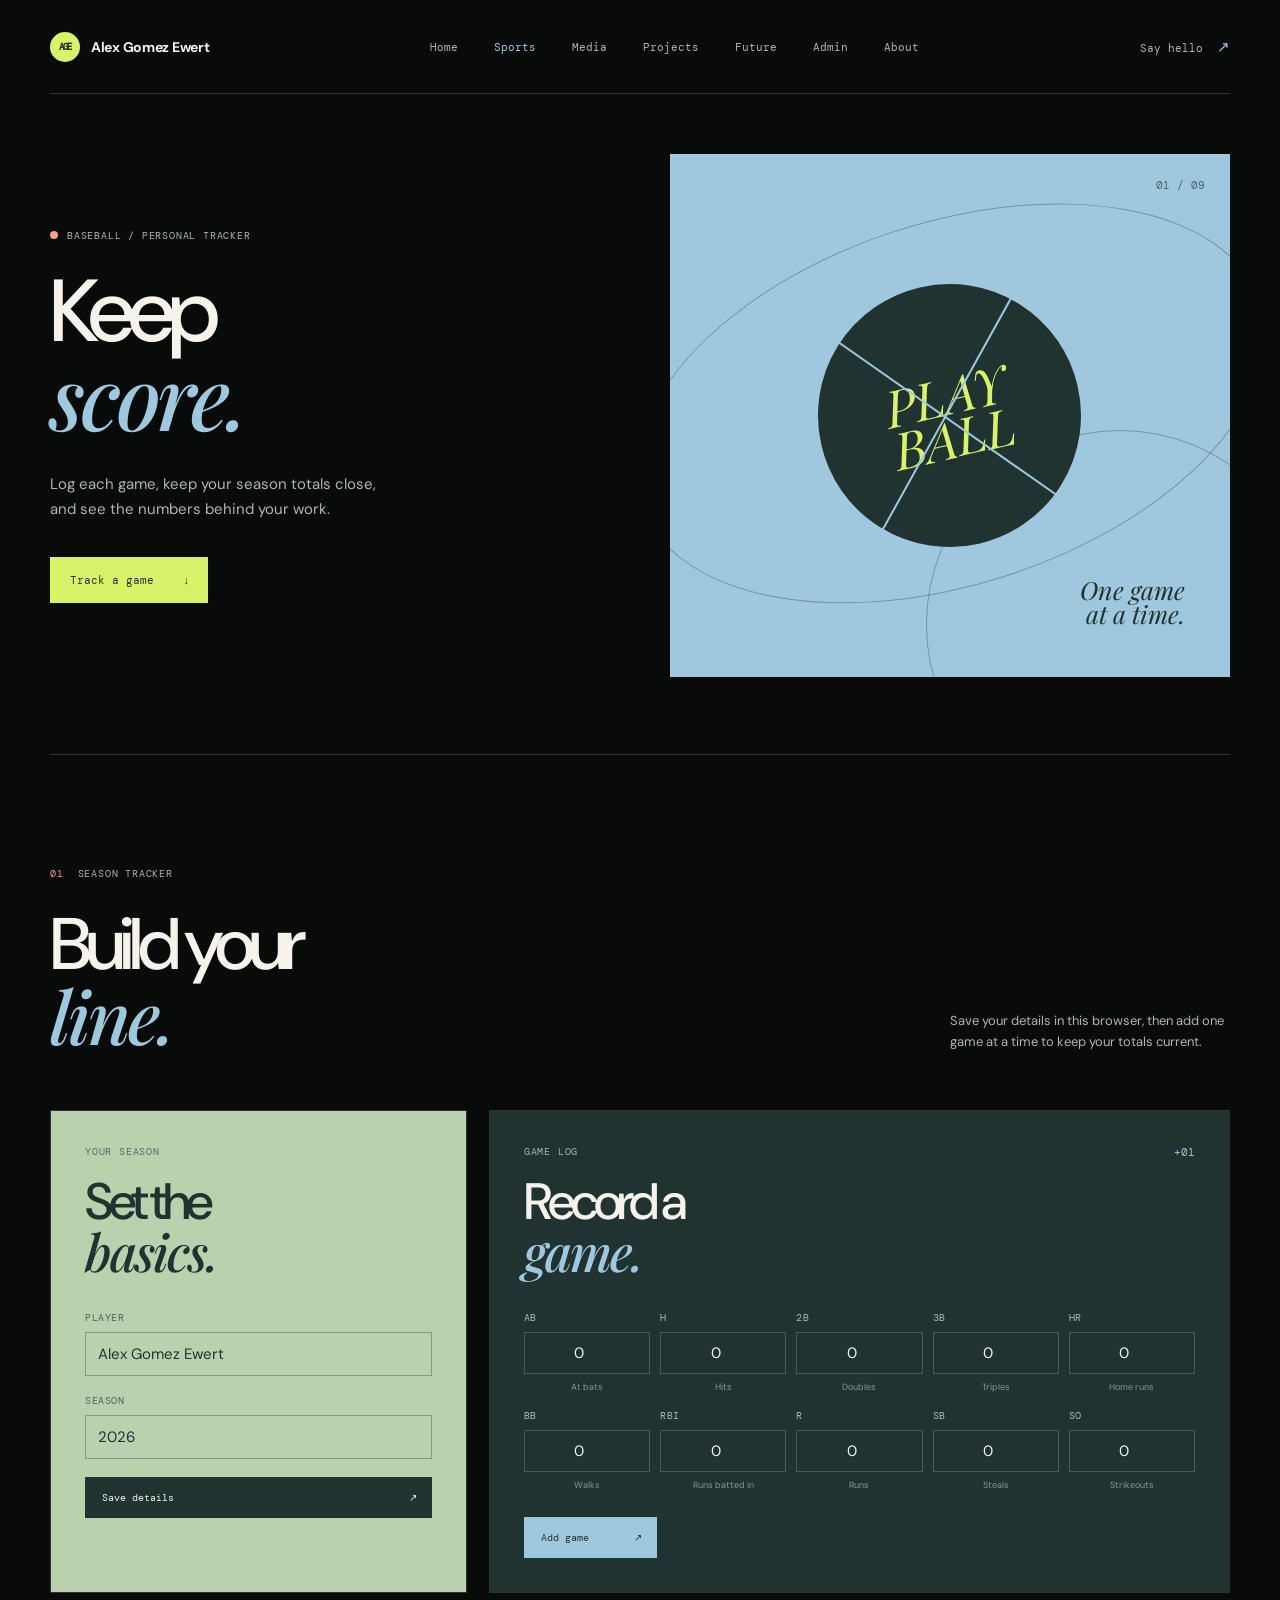
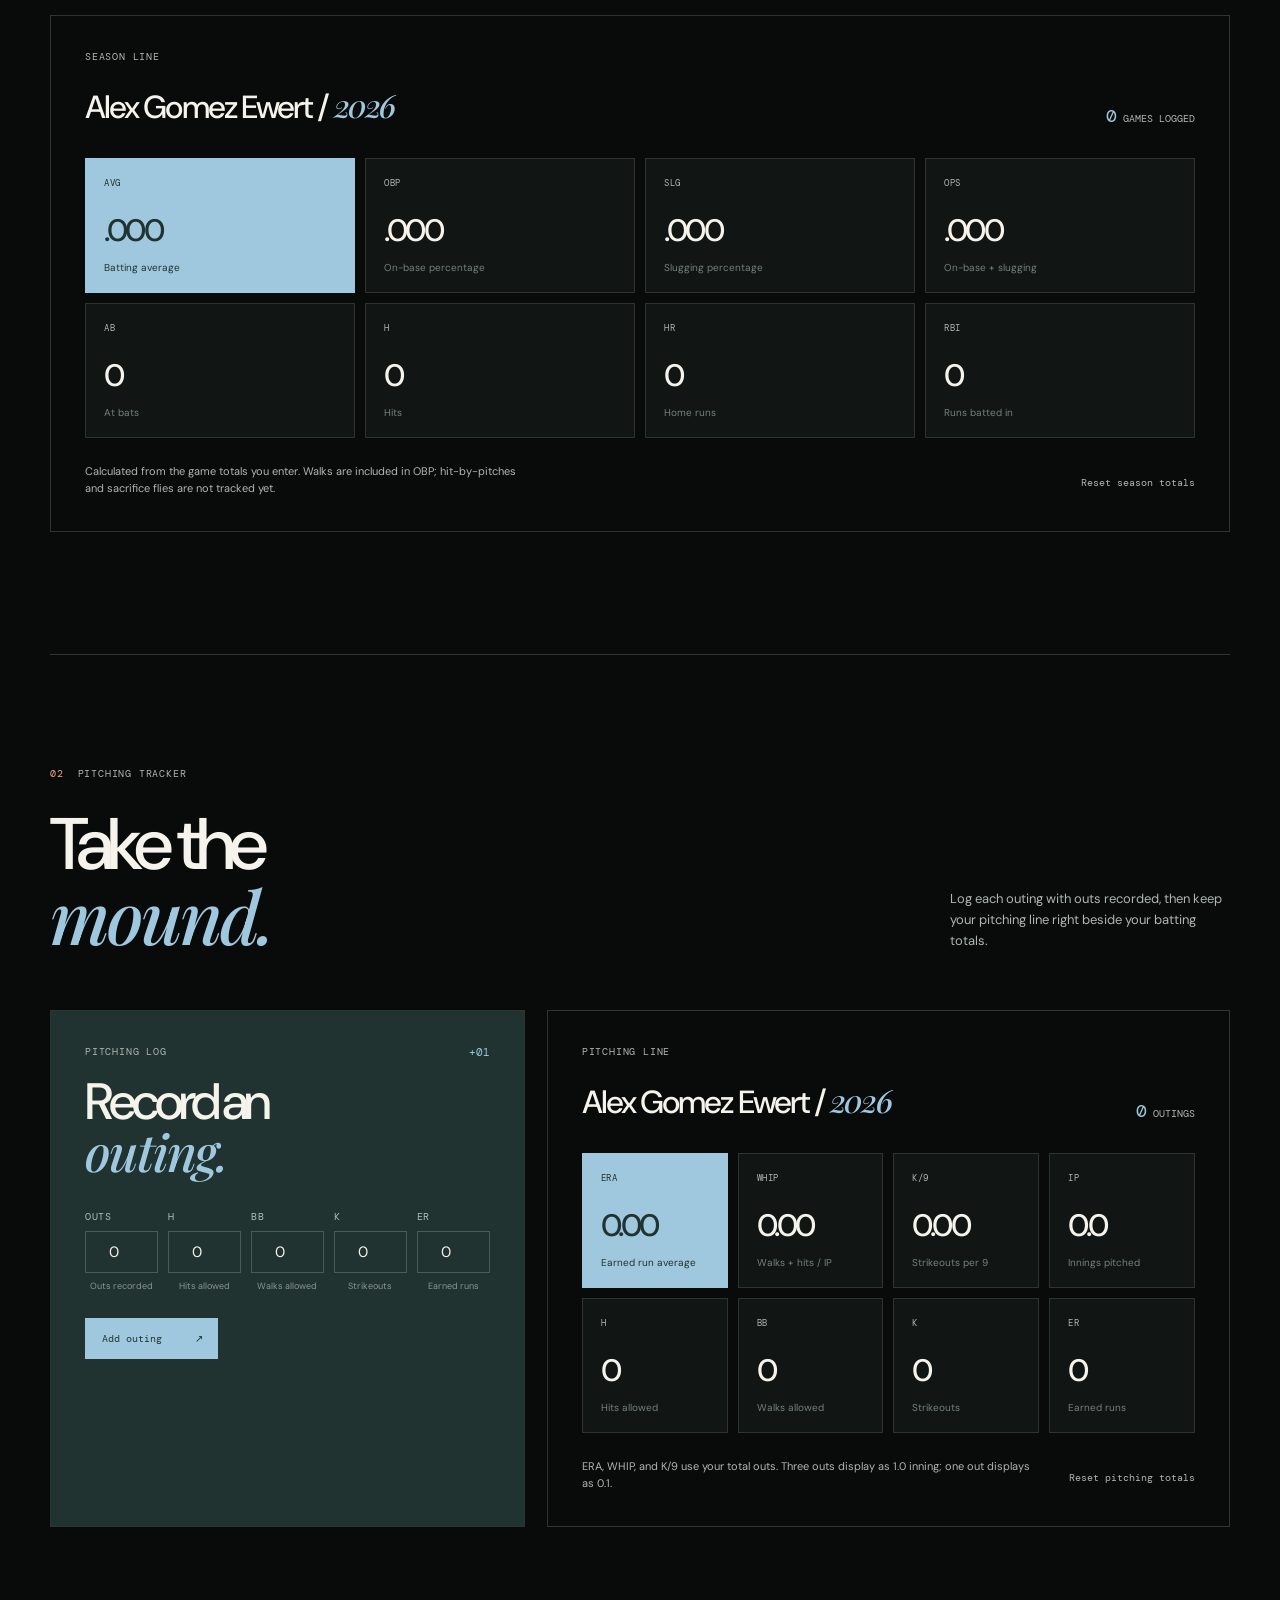
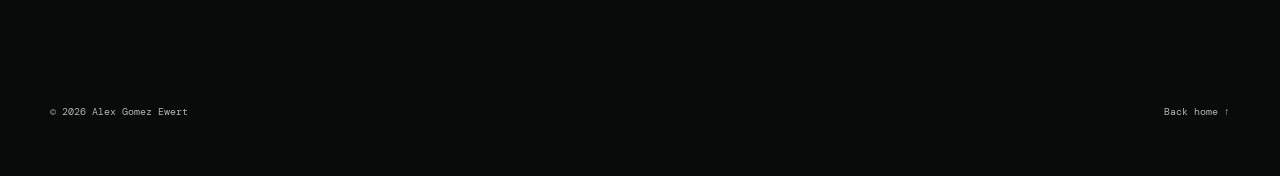
<file: sports.html>
<!doctype html>
<html lang="en">
  <head>
    <meta charset="UTF-8" />
    <meta name="viewport" content="width=device-width, initial-scale=1.0" />
    <meta
      name="description"
      content="A personal baseball stat tracker for logging games and tracking a season."
    />
    <title>Sports — Alex Gomez Ewert</title>
    <link rel="icon" href="favicon.svg" type="image/svg+xml" />
    <link rel="stylesheet" href="sports.css?v=sports-cleanup-4" />
  </head>
  <body>
    <div class="sports-shell">
      <header class="sports-header">
        <a class="sports-brand" href="index.html" aria-label="Alex Gomez Ewert home">
          <span class="sports-brand-mark">
            <span data-brand-initials>AGE</span>
            <img data-brand-image alt="" hidden />
          </span>
          <span class="sports-brand-name">Alex Gomez Ewert</span>
        </a>

        <button
          class="sports-menu-toggle"
          type="button"
          aria-expanded="false"
          aria-controls="sports-nav"
          aria-label="Open navigation"
        >
          <span></span>
          <span></span>
        </button>

        <nav class="sports-nav" id="sports-nav" aria-label="Sports page navigation">
          <a href="index.html">Home</a>
          <a class="is-current" href="sports.html">Sports</a>
          <a href="media.html">Media</a>
          <a href="projects.html">Projects</a>
          <a href="future.html">Future</a>
          <a href="admin.html">Admin</a>
          <a href="index.html#about">About</a>
        </nav>

        <a class="sports-header-link" href="contact.html">Say hello <span aria-hidden="true">↗</span></a>
      </header>

      <main class="baseball-page">
        <section class="baseball-hero" aria-labelledby="baseball-title">
          <div class="baseball-hero-copy">
            <p class="sports-eyebrow"><span></span> Baseball / Personal tracker</p>
            <h1 id="baseball-title">Keep<br /><em>score.</em></h1>
            <p class="sports-lede">
              Log each game, keep your season totals close, and see the numbers
              behind your work.
            </p>
            <a class="sports-button" href="#tracker">Track a game <span aria-hidden="true">↓</span></a>
          </div>
          <div class="baseball-hero-art" aria-label="Baseball stat tracker illustration" role="img">
            <span class="baseball-hero-number">01 / 09</span>
            <div class="baseball-hero-ball">PLAY<br />BALL</div>
            <span class="baseball-hero-note">One game<br />at a time.</span>
          </div>
        </section>

        <section class="baseball-tracker" id="tracker" aria-labelledby="tracker-title">
          <div class="baseball-section-heading">
            <div>
              <p class="sports-section-label"><span>01</span> Season tracker</p>
              <h2 id="tracker-title">Build your<br /><em>line.</em></h2>
            </div>
            <p>Save your details in this browser, then add one game at a time to keep your totals current.</p>
          </div>

          <div class="baseball-tracker-layout">
            <section class="tracker-panel tracker-profile-panel" aria-labelledby="tracker-profile-title">
              <p class="tracker-panel-label">Your season</p>
              <h3 id="tracker-profile-title">Set the<br /><em>basics.</em></h3>
              <form id="tracker-profile-form" class="tracker-profile-form">
                <label>
                  Player
                  <input name="player" type="text" maxlength="80" required />
                </label>
                <label>
                  Season
                  <input name="season" type="text" maxlength="20" required />
                </label>
                <button class="tracker-button tracker-button-dark" type="submit">Save details <span aria-hidden="true">↗</span></button>
              </form>
              <p class="tracker-status" data-tracker-profile-status role="status" aria-live="polite"></p>
            </section>

            <section class="tracker-panel tracker-game-panel" aria-labelledby="game-entry-title">
              <div class="tracker-panel-heading">
                <div>
                  <p class="tracker-panel-label">Game log</p>
                  <h3 id="game-entry-title">Record a<br /><em>game.</em></h3>
                </div>
                <span class="tracker-game-mark">+01</span>
              </div>
              <form id="baseball-game-form" class="baseball-form-grid">
                <label>AB<input name="atBats" type="number" min="0" step="1" value="0" required /><small>At bats</small></label>
                <label>H<input name="hits" type="number" min="0" step="1" value="0" required /><small>Hits</small></label>
                <label>2B<input name="doubles" type="number" min="0" step="1" value="0" required /><small>Doubles</small></label>
                <label>3B<input name="triples" type="number" min="0" step="1" value="0" required /><small>Triples</small></label>
                <label>HR<input name="homeRuns" type="number" min="0" step="1" value="0" required /><small>Home runs</small></label>
                <label>BB<input name="walks" type="number" min="0" step="1" value="0" required /><small>Walks</small></label>
                <label>RBI<input name="rbi" type="number" min="0" step="1" value="0" required /><small>Runs batted in</small></label>
                <label>R<input name="runs" type="number" min="0" step="1" value="0" required /><small>Runs</small></label>
                <label>SB<input name="stolenBases" type="number" min="0" step="1" value="0" required /><small>Steals</small></label>
                <label>SO<input name="strikeouts" type="number" min="0" step="1" value="0" required /><small>Strikeouts</small></label>
                <div class="tracker-form-actions">
                  <button class="tracker-button" type="submit">Add game <span aria-hidden="true">↗</span></button>
                  <p class="tracker-status" data-tracker-game-status role="status" aria-live="polite"></p>
                </div>
              </form>
            </section>
          </div>

          <section class="tracker-stats-panel" aria-labelledby="season-line-title">
            <div class="tracker-stats-heading">
              <div>
                <p class="tracker-panel-label">Season line</p>
                <h3 id="season-line-title"><span data-tracker-player>Alex Gomez Ewert</span> / <em data-tracker-season>2026</em></h3>
              </div>
              <span class="tracker-games-count"><strong data-tracker-stat="games">0</strong> games logged</span>
            </div>
            <div class="baseball-stat-grid">
              <div class="baseball-stat-card baseball-stat-featured"><span>AVG</span><strong data-tracker-stat="average">.000</strong><small>Batting average</small></div>
              <div class="baseball-stat-card"><span>OBP</span><strong data-tracker-stat="obp">.000</strong><small>On-base percentage</small></div>
              <div class="baseball-stat-card"><span>SLG</span><strong data-tracker-stat="slg">.000</strong><small>Slugging percentage</small></div>
              <div class="baseball-stat-card"><span>OPS</span><strong data-tracker-stat="ops">.000</strong><small>On-base + slugging</small></div>
              <div class="baseball-stat-card"><span>AB</span><strong data-tracker-stat="atBats">0</strong><small>At bats</small></div>
              <div class="baseball-stat-card"><span>H</span><strong data-tracker-stat="hits">0</strong><small>Hits</small></div>
              <div class="baseball-stat-card"><span>HR</span><strong data-tracker-stat="homeRuns">0</strong><small>Home runs</small></div>
              <div class="baseball-stat-card"><span>RBI</span><strong data-tracker-stat="rbi">0</strong><small>Runs batted in</small></div>
            </div>
            <div class="tracker-stats-footer">
              <p>Calculated from the game totals you enter. Walks are included in OBP; hit-by-pitches and sacrifice flies are not tracked yet.</p>
              <button class="tracker-reset" type="button" data-tracker-reset>Reset season totals</button>
            </div>
          </section>

          <section class="baseball-pitching" id="pitching" aria-labelledby="pitching-title">
            <div class="baseball-section-heading">
              <div>
                <p class="sports-section-label"><span>02</span> Pitching tracker</p>
                <h2 id="pitching-title">Take the<br /><em>mound.</em></h2>
              </div>
              <p>Log each outing with outs recorded, then keep your pitching line right beside your batting totals.</p>
            </div>

            <div class="pitching-tracker-layout">
              <section class="tracker-panel tracker-pitching-game-panel" aria-labelledby="pitching-game-title">
                <div class="tracker-panel-heading">
                  <div>
                    <p class="tracker-panel-label">Pitching log</p>
                    <h3 id="pitching-game-title">Record an<br /><em>outing.</em></h3>
                  </div>
                  <span class="tracker-game-mark">+01</span>
                </div>
                <form id="baseball-pitching-form" class="baseball-form-grid pitching-form-grid">
                  <label>OUTS<input name="outs" type="number" min="0" step="1" value="0" required /><small>Outs recorded</small></label>
                  <label>H<input name="hitsAllowed" type="number" min="0" step="1" value="0" required /><small>Hits allowed</small></label>
                  <label>BB<input name="walksAllowed" type="number" min="0" step="1" value="0" required /><small>Walks allowed</small></label>
                  <label>K<input name="strikeouts" type="number" min="0" step="1" value="0" required /><small>Strikeouts</small></label>
                  <label>ER<input name="earnedRuns" type="number" min="0" step="1" value="0" required /><small>Earned runs</small></label>
                  <div class="tracker-form-actions">
                    <button class="tracker-button" type="submit">Add outing <span aria-hidden="true">↗</span></button>
                    <p class="tracker-status" data-pitching-status role="status" aria-live="polite"></p>
                  </div>
                </form>
              </section>

              <section class="tracker-stats-panel pitching-stats-panel" aria-labelledby="pitching-line-title">
                <div class="tracker-stats-heading">
                  <div>
                    <p class="tracker-panel-label">Pitching line</p>
                    <h3 id="pitching-line-title"><span data-tracker-player>Alex Gomez Ewert</span> / <em data-tracker-season>2026</em></h3>
                  </div>
                  <span class="tracker-games-count"><strong data-pitching-stat="games">0</strong> outings</span>
                </div>
                <div class="baseball-stat-grid pitching-stat-grid">
                  <div class="baseball-stat-card baseball-stat-featured"><span>ERA</span><strong data-pitching-stat="era">0.00</strong><small>Earned run average</small></div>
                  <div class="baseball-stat-card"><span>WHIP</span><strong data-pitching-stat="whip">0.00</strong><small>Walks + hits / IP</small></div>
                  <div class="baseball-stat-card"><span>K/9</span><strong data-pitching-stat="kPer9">0.00</strong><small>Strikeouts per 9</small></div>
                  <div class="baseball-stat-card"><span>IP</span><strong data-pitching-stat="innings">0.0</strong><small>Innings pitched</small></div>
                  <div class="baseball-stat-card"><span>H</span><strong data-pitching-stat="hitsAllowed">0</strong><small>Hits allowed</small></div>
                  <div class="baseball-stat-card"><span>BB</span><strong data-pitching-stat="walksAllowed">0</strong><small>Walks allowed</small></div>
                  <div class="baseball-stat-card"><span>K</span><strong data-pitching-stat="strikeouts">0</strong><small>Strikeouts</small></div>
                  <div class="baseball-stat-card"><span>ER</span><strong data-pitching-stat="earnedRuns">0</strong><small>Earned runs</small></div>
                </div>
                <div class="tracker-stats-footer">
                  <p>ERA, WHIP, and K/9 use your total outs. Three outs display as 1.0 inning; one out displays as 0.1.</p>
                  <button class="tracker-reset" type="button" data-pitching-reset>Reset pitching totals</button>
                </div>
              </section>
            </div>
          </section>
        </section>

      </main>

      <footer class="sports-footer">
        <span>© <span id="sports-year"></span> Alex Gomez Ewert</span>
        <a href="index.html">Back home ↑</a>
      </footer>
    </div>

    <script src="sports.js?v=sports-cleanup-4"></script>
  </body>
</html>
</file>
<file: styles.css>
@import url("https://fonts.googleapis.com/css2?family=DM+Mono:wght@400;500&family=DM+Sans:wght@400;500;600;700&family=Playfair+Display:ital,wght@0,500;0,600;1,500;1,600&display=swap");

.contact-form select {
  width: 100%;
  min-height: 47px;
  padding: 13px 14px;
  border: 1px solid #39413d;
  border-radius: 0;
  outline: none;
  color: var(--ink);
  background: #0a0e0c;
  font: 14px/1.5 var(--sans);
  letter-spacing: normal;
  text-transform: none;
}

.contact-form select:focus-visible {
  border-color: var(--lime);
  outline: 2px solid var(--lime);
  outline-offset: 2px;
}

.home-contact-details {
  display: grid;
  gap: 16px;
  margin-top: 26px;
}

.home-email-link,
.home-social-links a,
.home-featured-post-content > a {
  color: var(--dark);
  font-family: var(--mono);
  font-size: 10px;
  text-decoration: underline;
  text-underline-offset: 4px;
}

.home-email-link[hidden],
.home-social-links[hidden],
.home-featured-post[hidden] {
  display: none;
}

.home-social-links {
  display: flex;
  flex-wrap: wrap;
  gap: 18px;
}

.home-featured-post {
  width: min(100%, 430px);
  padding: 15px;
  border: 1px solid rgba(32, 51, 48, 0.25);
  background: rgba(255, 255, 255, 0.18);
}

.home-featured-post-title {
  margin: 0 0 10px;
  color: var(--dark);
  font-family: var(--mono);
  font-size: 9px;
  letter-spacing: 0.06em;
  text-transform: uppercase;
}

.home-featured-post-content {
  display: grid;
  justify-items: start;
  gap: 10px;
}

.home-featured-post-content iframe {
  display: block;
  width: 100%;
  min-height: 235px;
  border: 0;
  background: #090b0a;
}

@media (max-width: 480px) {
  .home-featured-post-content iframe {
    min-height: 190px;
  }
}
:root {
  --ink: #f5f3eb;
  --muted: #aeb6b0;
  --paper: #090b0a;
  --line: #2d3531;
  --lime: #d8f36a;
  --sage: #b9d1ad;
  --coral: #f3a28b;
  --blue: #9fc8df;
  --dark: #203330;
  --serif: "Playfair Display", Georgia, serif;
  --sans: "DM Sans", Arial, sans-serif;
  --mono: "DM Mono", monospace;
}

* {
  box-sizing: border-box;
}

html {
  scroll-behavior: smooth;
}

body {
  margin: 0;
  color: var(--ink);
  background: var(--paper);
  font-family: var(--sans);
  -webkit-font-smoothing: antialiased;
}

a {
  color: inherit;
  text-decoration: none;
}

.page-shell {
  overflow: hidden;
}

.section-wrap,
.site-header {
  width: min(1180px, calc(100% - 96px));
  margin: 0 auto;
}

.site-header {
  display: flex;
  align-items: center;
  justify-content: space-between;
  height: 94px;
  border-bottom: 1px solid var(--line);
}

.brand {
  display: inline-flex;
  align-items: center;
  gap: 11px;
  font-size: 14px;
  font-weight: 700;
  letter-spacing: -0.02em;
}

.brand-mark {
  position: relative;
  display: grid;
  width: 30px;
  height: 30px;
  place-items: center;
  overflow: hidden;
  padding: 0;
  border: 0;
  color: var(--ink);
  background: var(--lime);
  border-radius: 50%;
  font-family: var(--mono);
  font-size: 10px;
  letter-spacing: -0.08em;
  cursor: pointer;
}

.brand-mark img {
  position: absolute;
  inset: 0;
  width: 100%;
  height: 100%;
  object-fit: cover;
}

.brand-mark.has-image > span {
  visibility: hidden;
}

.brand-image-input {
  position: absolute;
  width: 1px;
  height: 1px;
  opacity: 0;
  pointer-events: none;
}

.site-nav {
  display: flex;
  gap: 39px;
  margin-left: 90px;
  color: var(--muted);
  font-family: var(--mono);
  font-size: 11px;
  letter-spacing: 0.02em;
}

.site-nav a,
.header-link,
.text-link,
.site-footer a {
  transition: color 180ms ease;
}

.site-nav a:hover,
.header-link:hover,
.text-link:hover,
.site-footer a:hover {
  color: var(--blue);
}

.header-link {
  color: var(--muted);
  font-family: var(--mono);
  font-size: 11px;
}

.header-actions {
  display: flex;
  align-items: center;
  gap: 23px;
}

.settings-trigger {
  display: inline-flex;
  align-items: center;
  gap: 8px;
  padding: 9px 12px;
  border: 1px solid var(--line);
  color: var(--ink);
  background: transparent;
  font-family: var(--mono);
  font-size: 10px;
  cursor: pointer;
  transition: border-color 180ms ease, background-color 180ms ease, color 180ms ease;
}

.settings-trigger span {
  color: var(--blue);
  font-size: 13px;
}

.settings-trigger:hover {
  border-color: var(--lime);
  background: var(--lime);
  color: var(--dark);
}

.header-link span,
.text-link span {
  margin-left: 7px;
  color: var(--blue);
  font-size: 15px;
}

.menu-toggle {
  display: none;
}

.hero {
  display: grid;
  grid-template-columns: minmax(0, 1.07fr) minmax(340px, 0.93fr);
  align-items: center;
  min-height: 665px;
  padding-top: 45px;
  padding-bottom: 66px;
}

.hero-copy {
  position: relative;
  z-index: 1;
}

.eyebrow,
.section-label,
.project-tag,
.art-card-label {
  font-family: var(--mono);
  font-size: 10px;
  letter-spacing: 0.08em;
  text-transform: uppercase;
}

.eyebrow {
  display: flex;
  align-items: center;
  gap: 9px;
  margin: 0 0 27px;
  color: var(--muted);
}

.eyebrow-dot {
  width: 8px;
  height: 8px;
  background: #9fbe27;
  border-radius: 50%;
}

h1,
h2,
h3,
p {
  margin-top: 0;
}

h1 {
  max-width: 650px;
  margin-bottom: 28px;
  font-size: clamp(55px, 7.5vw, 92px);
  font-weight: 500;
  line-height: 0.98;
  letter-spacing: -0.075em;
}

h1 em,
h2 em {
  color: var(--blue);
  font-family: var(--serif);
  font-weight: 500;
  letter-spacing: -0.04em;
}

.hero-intro {
  max-width: 365px;
  margin-bottom: 36px;
  color: var(--muted);
  font-size: 16px;
  line-height: 1.7;
}

.hero-actions {
  display: flex;
  align-items: center;
  gap: 28px;
}

.button {
  display: inline-flex;
  align-items: center;
  justify-content: space-between;
  gap: 29px;
  min-width: 148px;
  padding: 16px 18px 16px 20px;
  border: 1px solid transparent;
  font-family: var(--mono);
  font-size: 11px;
  transition: transform 180ms ease, background-color 180ms ease, color 180ms ease;
}

.button:hover {
  transform: translateY(-3px);
}

.button-primary {
  color: var(--dark);
  background: var(--lime);
}

.button-primary:hover {
  background: #c5e553;
}

.button-light {
  color: var(--dark);
  background: var(--lime);
}

.text-link {
  color: var(--muted);
  font-family: var(--mono);
  font-size: 11px;
}

.hero-art {
  position: relative;
  width: min(100%, 510px);
  aspect-ratio: 1 / 1;
  justify-self: end;
  border-radius: 50%;
  background: var(--sage);
}

.hero-art::before {
  position: absolute;
  inset: 10%;
  border: 1px solid rgba(32, 51, 48, 0.2);
  border-radius: 50%;
  content: "";
}

.art-orbit {
  position: absolute;
  border: 1px solid rgba(32, 51, 48, 0.33);
  border-radius: 50%;
  transform: rotate(-28deg);
}

.art-orbit-one {
  top: 16%;
  left: -10%;
  width: 120%;
  height: 61%;
}

.art-orbit-two {
  top: 29%;
  left: -3%;
  width: 106%;
  height: 39%;
}

.art-sun {
  position: absolute;
  top: 20%;
  right: 17%;
  width: 31%;
  aspect-ratio: 1;
  background: var(--lime);
  border-radius: 50%;
}

.art-card {
  position: absolute;
  right: 6%;
  bottom: 9%;
  z-index: 1;
  cursor: pointer;
  display: flex;
  flex-direction: column;
  justify-content: space-between;
  width: 54%;
  height: 52%;
  padding: 24px;
  color: var(--ink);
  background: var(--dark);
}

.art-card-secondary {
  top: 19%;
  right: auto;
  bottom: auto;
  left: 5%;
  z-index: 2;
  width: 38%;
  height: 38%;
  padding: 16px;
  color: var(--dark);
  background: #f5f3eb;
  transform: rotate(-7deg);
}

.art-card-label,
.art-card-image-placeholder,
.art-card-arrow {
  position: relative;
  z-index: 1;
}

.art-card-label {
  color: var(--blue);
}

.art-card-secondary .art-card-label {
  color: var(--dark);
}

.art-card-image-placeholder {
  display: flex;
  flex-direction: column;
  justify-content: center;
  flex: 1;
}

.art-card-image-placeholder small {
  margin-top: 12px;
  color: var(--muted);
  font-family: var(--mono);
  font-size: 9px;
  letter-spacing: 0.06em;
  text-transform: uppercase;
}

.art-card-image {
  position: absolute;
  inset: 0;
  z-index: 0;
  width: 100%;
  height: 100%;
  object-fit: cover;
}

.art-card.has-image::after {
  position: absolute;
  inset: 0;
  z-index: 0;
  background: linear-gradient(180deg, rgba(32, 51, 48, 0.68), transparent 38%, rgba(32, 51, 48, 0.4));
  content: "";
  pointer-events: none;
}

.art-card.has-image .art-card-image-placeholder {
  display: none;
}

.art-card input {
  position: absolute;
  width: 1px;
  height: 1px;
  opacity: 0;
}

.art-card strong {
  font-size: clamp(18px, 2.5vw, 26px);
  font-weight: 500;
  line-height: 1.05;
  letter-spacing: -0.05em;
}

.art-card-secondary strong {
  font-size: clamp(15px, 2vw, 20px);
}

.art-card-arrow {
  align-self: flex-end;
  color: var(--blue);
  font-size: 22px;
}

.art-card-secondary .art-card-arrow {
  color: var(--coral);
  font-size: 8px;
  letter-spacing: 0.08em;
  text-transform: uppercase;
}

.art-caption {
  position: absolute;
  bottom: 7%;
  left: 7%;
  color: var(--dark);
  font-family: var(--serif);
  font-size: 16px;
  font-style: italic;
  line-height: 1.05;
}

.about {
  display: grid;
  grid-template-columns: 175px 1fr;
  gap: 60px;
  padding-top: 117px;
  padding-bottom: 150px;
  border-top: 1px solid var(--line);
}

.section-label {
  display: flex;
  gap: 14px;
  color: var(--muted);
}

.section-number {
  color: var(--blue);
}

.about-content {
  display: grid;
  grid-template-columns: 1.25fr 0.75fr;
  gap: 90px;
}

.about h2 {
  max-width: 615px;
  margin-bottom: 0;
  font-size: clamp(35px, 4.2vw, 58px);
  font-weight: 500;
  line-height: 1.04;
  letter-spacing: -0.06em;
}

.about h2 span,
.section-heading h2 span {
  color: var(--blue);
  font-family: var(--serif);
  font-style: italic;
  font-weight: 500;
  letter-spacing: -0.04em;
}

.about h2 small {
  display: block;
  margin-top: 28px;
  color: var(--muted);
  font-family: var(--mono);
  font-size: 11px;
  font-style: normal;
  font-weight: 400;
  letter-spacing: 0.06em;
  text-transform: uppercase;
}

.about-details {
  align-self: end;
  max-width: 290px;
  color: var(--muted);
  font-size: 14px;
  line-height: 1.65;
}

.about-details p:last-child {
  margin-bottom: 0;
}

.work {
  padding-bottom: 150px;
}

.section-heading {
  display: grid;
  grid-template-columns: 175px 1fr;
  gap: 60px;
  margin-bottom: 54px;
}

.section-heading h2 {
  margin: -13px 0 0;
  font-size: clamp(43px, 5.8vw, 75px);
  font-weight: 500;
  line-height: 0.98;
  letter-spacing: -0.075em;
}

.work-grid {
  display: grid;
  grid-template-columns: 1.32fr 1fr;
  gap: 58px 25px;
}

.project-card {
  display: block;
}

.project-card-large {
  grid-row: span 2;
}

.project-image {
  position: relative;
  display: grid;
  min-height: 295px;
  place-items: center;
  overflow: hidden;
  transition: transform 220ms ease;
}

.project-card-large .project-image {
  min-height: 568px;
}

.project-card:hover .project-image {
  transform: scale(0.985);
}

.project-image-sage {
  background: var(--sage);
}

.project-image-coral {
  background: var(--coral);
}

.project-image-blue {
  background: var(--blue);
}

.project-tag {
  position: absolute;
  top: 22px;
  left: 22px;
  color: rgba(24, 33, 31, 0.65);
}

.project-number {
  position: absolute;
  right: 22px;
  bottom: 18px;
  color: rgba(24, 33, 31, 0.7);
  font-family: var(--mono);
  font-size: 11px;
}

.project-window {
  width: 53%;
  aspect-ratio: 1.28 / 1;
  padding: 10px;
  background: #f7f7f0;
  box-shadow: 17px 17px 0 rgba(35, 53, 48, 0.13);
  transform: rotate(-7deg);
}

.window-top {
  display: block;
  height: 10px;
  border-bottom: 1px solid #d5d9d0;
}

.window-body {
  display: flex;
  flex-direction: column;
  gap: 9px;
  padding: 17px;
}

.window-line {
  display: block;
  width: 72%;
  height: 6px;
  background: var(--dark);
}

.window-line-short {
  width: 40%;
  background: #a9c78f;
}

.window-block {
  display: block;
  width: 72%;
  height: 66px;
  margin-top: 8px;
  background: #dbe9ce;
}

.project-stamp {
  display: grid;
  width: 125px;
  height: 125px;
  place-items: center;
  border: 1px solid var(--ink);
  border-radius: 50%;
  color: var(--ink);
  font-family: var(--serif);
  font-size: 24px;
  font-style: italic;
  line-height: 0.86;
  text-align: center;
  transform: rotate(12deg);
}

.project-spark {
  color: var(--dark);
  font-size: 82px;
  font-weight: 300;
}

.project-meta {
  display: flex;
  align-items: flex-start;
  justify-content: space-between;
  padding-top: 17px;
}

.project-meta h3 {
  margin-bottom: 5px;
  font-size: 17px;
  font-weight: 600;
  letter-spacing: -0.04em;
}

.project-meta p {
  margin-bottom: 0;
  color: var(--muted);
  font-size: 12px;
}

.project-arrow {
  color: var(--blue);
  font-size: 21px;
  transition: transform 180ms ease;
}

.project-card:hover .project-arrow {
  transform: translate(3px, -3px);
}

.contact {
  padding-bottom: 47px;
}

.contact-card {
  position: relative;
  display: grid;
  grid-template-columns: 1.1fr 0.9fr;
  min-height: 425px;
  overflow: hidden;
  color: var(--paper);
  background: var(--dark);
}

.contact-copy {
  position: relative;
  z-index: 1;
  padding: 57px 55px;
}

.section-label-light {
  color: #a6b3ac;
}

.contact h2 {
  margin: 58px 0 21px;
  font-size: clamp(41px, 5vw, 68px);
  font-weight: 500;
  line-height: 0.98;
  letter-spacing: -0.07em;
}

.contact h2 em {
  color: var(--blue);
}

.contact-copy p {
  max-width: 350px;
  margin-bottom: 29px;
  color: #b1bdb6;
  font-size: 13px;
  line-height: 1.6;
}

.contact-form-intro {
  margin: 34px 0 14px;
  color: #a6b3ac;
  font-family: var(--mono);
  font-size: 10px;
  letter-spacing: 0.06em;
  text-transform: uppercase;
}

.contact-form {
  display: flex;
  max-width: 355px;
  flex-direction: column;
  gap: 12px;
}

.contact-form label {
  display: flex;
  flex-direction: column;
  gap: 7px;
  color: #a6b3ac;
  font-family: var(--mono);
  font-size: 10px;
  letter-spacing: 0.04em;
  text-transform: uppercase;
}

.contact-form input,
.contact-form textarea {
  width: 100%;
  padding: 11px 12px;
  border: 1px solid rgba(244, 240, 233, 0.23);
  border-radius: 0;
  outline: none;
  color: var(--ink);
  background: rgba(255, 255, 255, 0.04);
  font: 13px/1.45 var(--sans);
  letter-spacing: normal;
  resize: vertical;
  transition: border-color 180ms ease, box-shadow 180ms ease;
}

.contact-form input:focus,
.contact-form textarea:focus {
  border-color: var(--lime);
  box-shadow: 0 0 0 2px rgba(216, 243, 106, 0.12);
}

.contact-form .contact-submit {
  align-self: flex-start;
  margin-top: 3px;
  cursor: pointer;
  font: 11px var(--mono);
}

.contact-form-status {
  min-height: 18px;
  margin: 0;
  color: var(--blue) !important;
  font-family: var(--mono);
  font-size: 10px !important;
}

.contact-honeypot {
  position: absolute;
  width: 1px;
  height: 1px;
  overflow: hidden;
  clip: rect(0, 0, 0, 0);
  white-space: nowrap;
}

.contact-mark {
  position: relative;
  min-height: 425px;
  background: var(--coral);
  clip-path: polygon(20% 0, 100% 0, 100% 100%, 0 100%);
}

.contact-mark::after {
  position: absolute;
  top: 50%;
  left: 54%;
  width: 225px;
  height: 225px;
  border: 1px solid rgba(24, 33, 31, 0.45);
  border-radius: 50%;
  content: "";
  transform: translate(-50%, -50%);
}

.contact-mark span {
  position: absolute;
  z-index: 1;
  color: var(--ink);
  font-size: 59px;
}

.contact-mark span:nth-child(1) {
  top: 19%;
  left: 49%;
}

.contact-mark span:nth-child(2) {
  top: 46%;
  left: 68%;
  font-size: 27px;
}

.contact-mark span:nth-child(3) {
  top: 63%;
  left: 35%;
  font-size: 19px;
}

.site-footer {
  display: flex;
  align-items: center;
  justify-content: space-between;
  min-height: 104px;
  color: var(--muted);
  font-family: var(--mono);
  font-size: 10px;
}

.settings-layer[hidden] {
  display: none;
}

.settings-layer {
  position: fixed;
  inset: 0;
  z-index: 20;
}

.settings-backdrop {
  position: absolute;
  inset: 0;
  width: 100%;
  height: 100%;
  border: 0;
  background: rgba(0, 0, 0, 0.7);
  cursor: default;
}

.settings-panel {
  position: absolute;
  top: 0;
  right: 0;
  display: flex;
  flex-direction: column;
  width: min(470px, 100%);
  height: 100%;
  overflow-y: auto;
  padding: 43px 40px;
  color: var(--ink);
  background: #111614;
  box-shadow: -20px 0 50px rgba(0, 0, 0, 0.28);
  transform: translateX(100%);
  transition: transform 240ms ease;
}

.settings-layer.is-open .settings-panel {
  transform: translateX(0);
}

.settings-header {
  display: flex;
  align-items: flex-start;
  justify-content: space-between;
  gap: 25px;
  padding-bottom: 25px;
  border-bottom: 1px solid var(--line);
}

.settings-kicker {
  margin-bottom: 11px;
  color: var(--blue);
  font-family: var(--mono);
  font-size: 10px;
  letter-spacing: 0.08em;
  text-transform: uppercase;
}

.settings-header h2 {
  margin: 0;
  font-size: 38px;
  font-weight: 500;
  letter-spacing: -0.065em;
}

.settings-close {
  width: 33px;
  height: 33px;
  flex: 0 0 auto;
  border: 1px solid var(--line);
  color: var(--ink);
  background: transparent;
  font-size: 25px;
  font-weight: 300;
  line-height: 1;
  cursor: pointer;
}

.settings-close:hover {
  border-color: var(--lime);
  color: var(--blue);
}

.settings-description {
  margin: 24px 0 25px;
  color: var(--muted);
  font-size: 13px;
  line-height: 1.6;
}

#profile-form {
  display: flex;
  flex-direction: column;
  gap: 18px;
}

#profile-form label {
  display: flex;
  flex-direction: column;
  gap: 8px;
  color: var(--muted);
  font-family: var(--mono);
  font-size: 10px;
  letter-spacing: 0.04em;
  text-transform: uppercase;
}

#profile-form input,
#profile-form textarea {
  width: 100%;
  padding: 13px 14px;
  border: 1px solid var(--line);
  border-radius: 0;
  outline: none;
  color: var(--ink);
  background: #090b0a;
  font: 14px/1.45 var(--sans);
  resize: vertical;
  transition: border-color 180ms ease, box-shadow 180ms ease;
}

#profile-form input:focus,
#profile-form textarea:focus {
  border-color: var(--lime);
  box-shadow: 0 0 0 2px rgba(216, 243, 106, 0.12);
}

.settings-form-actions {
  display: flex;
  align-items: center;
  gap: 20px;
  margin-top: 10px;
}

.settings-form-actions .button {
  min-width: 165px;
}

.settings-reset {
  border: 0;
  padding: 8px 0;
  color: var(--muted);
  background: transparent;
  font-family: var(--mono);
  font-size: 10px;
  cursor: pointer;
}

.settings-reset:hover {
  color: var(--blue);
}

.settings-status {
  min-height: 18px;
  margin: 1px 0 0;
  color: var(--blue);
  font-family: var(--mono);
  font-size: 10px;
}

body.settings-open {
  overflow: hidden;
}

@media (max-width: 800px) {
  .section-wrap,
  .site-header {
    width: min(100% - 44px, 620px);
  }

  .site-header {
    position: relative;
  }

  .site-nav {
    position: absolute;
    top: 76px;
    right: 0;
    z-index: 5;
    display: none;
    flex-direction: column;
    gap: 19px;
    width: 175px;
    margin: 0;
    padding: 19px;
    background: var(--dark);
    box-shadow: 8px 8px 0 var(--lime);
  }

  .site-nav.is-open {
    display: flex;
  }

  .site-nav a {
    color: var(--paper);
  }

  .header-link {
    display: none;
  }

  .header-actions {
    margin-left: auto;
  }

  .settings-trigger {
    padding: 8px 9px;
  }

  .menu-toggle {
    display: flex;
    flex-direction: column;
    gap: 5px;
    padding: 8px 0 8px 8px;
    border: 0;
    background: transparent;
    cursor: pointer;
  }

  .menu-toggle span {
    display: block;
    width: 22px;
    height: 1px;
    background: var(--ink);
    transition: transform 180ms ease;
  }

  .menu-toggle.is-open span:first-child {
    transform: translateY(3px) rotate(45deg);
  }

  .menu-toggle.is-open span:last-child {
    transform: translateY(-3px) rotate(-45deg);
  }

  .hero {
    display: flex;
    flex-direction: column;
    align-items: stretch;
    min-height: 0;
    padding-top: 75px;
    padding-bottom: 90px;
  }

  .hero-art {
    width: min(100%, 470px);
    margin: 73px auto 0;
  }

  .about,
  .section-heading {
    display: block;
  }

  .about {
    padding-top: 85px;
    padding-bottom: 100px;
  }

  .about-content {
    display: block;
    margin-top: 35px;
  }

  .about-details {
    max-width: 470px;
    margin-top: 35px;
  }

  .section-heading {
    margin-bottom: 35px;
  }

  .section-heading h2 {
    margin-top: 37px;
  }

  .work {
    padding-bottom: 100px;
  }

  .work-grid {
    display: block;
  }

  .project-card {
    margin-bottom: 52px;
  }

  .project-card:last-child {
    margin-bottom: 0;
  }

  .project-card-large .project-image {
    min-height: min(568px, 100vw);
  }

  .contact-card {
    display: block;
  }

  .contact-copy {
    padding: 42px 28px 47px;
  }

  .contact h2 {
    margin-top: 78px;
  }

  .contact-mark {
    min-height: 225px;
    clip-path: polygon(0 25%, 100% 0, 100% 100%, 0 100%);
  }

  .contact-mark::after {
    top: 57%;
    left: 50%;
  }

  .contact-mark span:nth-child(1) {
    top: 34%;
    left: 46%;
  }

  .contact-mark span:nth-child(2) {
    top: 55%;
    left: 67%;
  }

  .contact-mark span:nth-child(3) {
    top: 67%;
    left: 29%;
  }

  .site-footer {
    flex-wrap: wrap;
    gap: 10px;
    padding: 21px 0;
  }

  .settings-panel {
    padding: 30px 22px;
  }

  .settings-header h2 {
    font-size: 32px;
  }
}

@media (max-width: 430px) {
  h1 {
    font-size: 54px;
  }

  .hero-actions {
    align-items: flex-start;
    flex-direction: column;
    gap: 21px;
  }

  .hero-art {
    margin-top: 58px;
  }

  .art-card {
    padding: 14px;
  }

  .art-card-secondary {
    padding: 10px;
  }

  .art-card strong {
    font-size: 18px;
  }

  .art-card-secondary strong {
    font-size: clamp(13px, 4vw, 16px);
  }

  .art-card-secondary .art-card-image-placeholder small {
    margin-top: 7px;
    font-size: 7px;
  }

  .project-image {
    min-height: 265px;
  }
}
</file>
<file: contact.css>
.contact-page {
  min-height: 100dvh;
  background:
    radial-gradient(ellipse at 77% 35%, rgba(32, 51, 48, 0.24), transparent 34rem),
    var(--paper);
}

.contact-page .brand-mark {
  display: grid;
  place-items: center;
}

.contact-page .site-nav a.is-current {
  color: var(--ink);
}

.contact-skip-link {
  position: fixed;
  top: 12px;
  left: 12px;
  z-index: 50;
  padding: 12px 16px;
  color: var(--dark);
  background: var(--lime);
  font-family: var(--mono);
  font-size: 12px;
  transform: translateY(-150%);
  transition: transform 160ms ease;
}

.contact-skip-link:focus {
  transform: translateY(0);
}

.contact-intro {
  padding-top: clamp(54px, 8vw, 104px);
  padding-bottom: 112px;
  animation: contact-arrive 650ms ease both;
}

.contact-intro-meta {
  display: flex;
  align-items: center;
  justify-content: space-between;
  padding-bottom: 19px;
  border-bottom: 1px solid var(--line);
}

.contact-intro-meta .eyebrow {
  margin: 0;
}

.contact-page-index,
.contact-form-kicker,
.contact-form-number,
.contact-aside-label,
.contact-submit-note {
  color: var(--muted);
  font-family: var(--mono);
  font-size: 10px;
  letter-spacing: 0.07em;
  text-transform: uppercase;
}

.contact-page-index {
  color: var(--blue);
}

.contact-layout {
  display: grid;
  grid-template-columns: minmax(0, 1fr) minmax(370px, 0.78fr);
  align-items: start;
  gap: clamp(48px, 8vw, 112px);
  padding-top: clamp(45px, 7vw, 88px);
}

.contact-story {
  padding-top: 4px;
}

.contact-story h1 {
  max-width: 700px;
  margin: 0 0 30px;
  font-size: clamp(58px, 8.2vw, 106px);
  line-height: 0.91;
  letter-spacing: -0.085em;
}

.contact-story h1 em {
  color: var(--blue);
  font-family: var(--serif);
  font-size: 0.9em;
  font-weight: 500;
  letter-spacing: -0.055em;
}

.contact-lede {
  max-width: 415px;
  margin: 0;
  color: var(--muted);
  font-size: 16px;
  line-height: 1.75;
}

.contact-email-link {
  display: inline-flex;
  align-items: center;
  gap: 9px;
  margin-top: 21px;
  color: var(--lime);
  font-family: var(--mono);
  font-size: 10px;
  transition: color 180ms ease;
}

.contact-email-link[hidden] {
  display: none;
}

.contact-email-link:hover {
  color: var(--blue);
}

.contact-email-link span:last-child {
  font-size: 14px;
}

.contact-aside {
  display: grid;
  grid-template-columns: 43px 1fr;
  gap: 17px;
  align-items: center;
  max-width: 415px;
  margin-top: clamp(48px, 7vw, 84px);
  padding: 18px 0;
  border-top: 1px solid var(--line);
  border-bottom: 1px solid var(--line);
}

.contact-aside-mark {
  display: grid;
  width: 40px;
  height: 40px;
  place-items: center;
  border-radius: 50%;
  color: var(--dark);
  background: var(--sage);
  font-family: var(--mono);
  font-size: 10px;
  letter-spacing: -0.08em;
}

.contact-aside-label {
  margin: 0 0 5px;
  color: var(--blue);
  font-size: 9px;
}

.contact-aside-copy {
  max-width: 280px;
  margin: 0;
  color: var(--muted);
  font-size: 12px;
  line-height: 1.55;
}

.contact-back-link {
  display: inline-flex;
  align-items: center;
  gap: 12px;
  margin-top: 26px;
  color: var(--muted);
  font-family: var(--mono);
  font-size: 10px;
  transition: color 180ms ease;
}

.contact-back-link span {
  color: var(--blue);
  font-size: 15px;
  transition: transform 180ms ease;
}

.contact-back-link:hover {
  color: var(--ink);
}

.contact-back-link:hover span {
  transform: translateX(4px);
}

.contact-form-wrap {
  position: relative;
  padding: clamp(25px, 4vw, 39px);
  border: 1px solid rgba(174, 182, 176, 0.2);
  background: rgba(17, 22, 20, 0.78);
  box-shadow: 13px 13px 0 rgba(32, 51, 48, 0.42);
}

.contact-form-heading {
  display: flex;
  align-items: flex-start;
  gap: 17px;
  padding-bottom: 24px;
  border-bottom: 1px solid var(--line);
}

.contact-form-number {
  padding-top: 2px;
  color: var(--blue);
}

.contact-form-kicker {
  margin: 0 0 8px;
  color: var(--muted);
  font-size: 9px;
}

.contact-form-heading h2 {
  margin: 0;
  font-size: clamp(21px, 2.3vw, 27px);
  font-weight: 500;
  letter-spacing: -0.055em;
}

.contact-page-form {
  display: flex;
  flex-direction: column;
  gap: 19px;
  padding-top: 26px;
}

.contact-page-form label {
  display: flex;
  flex-direction: column;
  gap: 9px;
  color: var(--muted);
  font-family: var(--mono);
  font-size: 10px;
  letter-spacing: 0.045em;
  text-transform: uppercase;
}

.contact-page-form input,
.contact-page-form textarea,
.contact-page-form select {
  width: 100%;
  min-height: 47px;
  padding: 13px 14px;
  border: 1px solid #39413d;
  border-radius: 0;
  outline: none;
  color: var(--ink);
  background: #0a0e0c;
  font: 14px/1.5 var(--sans);
  letter-spacing: normal;
  text-transform: none;
  transition: border-color 180ms ease, background-color 180ms ease;
}

.contact-page-form textarea {
  min-height: 142px;
  resize: vertical;
}

.contact-page-form input::placeholder,
.contact-page-form textarea::placeholder {
  color: #727d76;
  opacity: 1;
}

.contact-page-form input:focus,
.contact-page-form textarea:focus,
.contact-page-form select:focus {
  border-color: var(--lime);
  background: #0d120f;
}

.contact-submit-row {
  display: flex;
  align-items: center;
  gap: 17px;
  margin-top: 3px;
}

.contact-page-submit {
  min-width: 158px;
  cursor: pointer;
  font: 11px var(--mono);
}

.contact-page-submit:disabled {
  cursor: wait;
  opacity: 0.65;
  transform: none;
}

.contact-submit-note {
  max-width: 150px;
  font-size: 8px;
  line-height: 1.6;
}

.contact-page-status {
  min-height: 18px;
  margin: -3px 0 0;
  color: var(--blue);
  font-family: var(--mono);
  font-size: 10px;
  line-height: 1.6;
}

.contact-page-status[data-state="error"] {
  color: var(--coral);
}

.contact-page-honeypot {
  position: absolute;
  width: 1px;
  height: 1px;
  overflow: hidden;
  clip: rect(0, 0, 0, 0);
  white-space: nowrap;
}

.contact-signoff {
  display: flex;
  align-items: baseline;
  justify-content: space-between;
  gap: 30px;
  padding-top: 26px;
  padding-bottom: 55px;
  border-top: 1px solid var(--line);
}

.contact-signoff > p {
  margin: 0;
  color: var(--muted);
  font-family: var(--serif);
  font-size: 19px;
  font-style: italic;
}

.contact-signoff-links {
  display: flex;
  flex-wrap: wrap;
  gap: 26px;
}

.contact-signoff-links a {
  color: var(--muted);
  font-family: var(--mono);
  font-size: 10px;
  transition: color 180ms ease;
}

.contact-signoff-links a span {
  margin-left: 5px;
  color: var(--blue);
}

.contact-signoff-links a:hover {
  color: var(--ink);
}

.contact-page a:focus-visible,
.contact-page button:focus-visible,
.contact-page input:focus-visible,
.contact-page textarea:focus-visible {
  outline: 2px solid var(--lime);
  outline-offset: 4px;
}

@keyframes contact-arrive {
  from {
    opacity: 0;
    transform: translateY(12px);
  }
  to {
    opacity: 1;
    transform: translateY(0);
  }
}

@media (max-width: 800px) {
  .contact-intro {
    padding-top: 55px;
    padding-bottom: 76px;
  }

  .contact-layout {
    grid-template-columns: 1fr;
    gap: 52px;
    padding-top: 54px;
  }

  .contact-story h1 {
    max-width: 580px;
    font-size: clamp(58px, 11vw, 88px);
  }

  .contact-aside {
    margin-top: 44px;
  }

  .contact-form-wrap {
    width: min(100%, 580px);
  }

  .contact-signoff {
    align-items: flex-start;
    flex-direction: column;
    gap: 20px;
  }
}

@media (max-width: 480px) {
  .contact-intro-meta {
    align-items: flex-start;
    gap: 16px;
  }

  .contact-intro-meta .eyebrow {
    max-width: 235px;
    line-height: 1.5;
  }

  .contact-page-index {
    padding-top: 3px;
    white-space: nowrap;
  }

  .contact-layout {
    gap: 41px;
    padding-top: 40px;
  }

  .contact-story h1 {
    font-size: clamp(52px, 14vw, 69px);
  }

  .contact-lede {
    font-size: 14px;
  }

  .contact-form-wrap {
    padding: 23px 19px;
    box-shadow: 7px 7px 0 rgba(32, 51, 48, 0.42);
  }

  .contact-submit-row {
    align-items: flex-start;
    flex-direction: column;
  }

  .contact-submit-note {
    max-width: none;
  }

  .contact-signoff-links {
    flex-direction: column;
    gap: 16px;
  }

  .contact-page .site-footer {
    align-items: flex-start;
    flex-direction: column;
  }
}

@media (prefers-reduced-motion: reduce) {
  .contact-intro {
    animation: none;
  }

  .contact-page *,
  .contact-page *::before,
  .contact-page *::after {
    scroll-behavior: auto !important;
    transition-duration: 0.01ms !important;
  }
}
</file>
<file: sports.css>
@import url("https://fonts.googleapis.com/css2?family=DM+Mono:wght@400;500&family=DM+Sans:wght@400;500;600;700&family=Playfair+Display:ital,wght@0,500;0,600;1,500;1,600&display=swap");

:root {
  --ink: #f5f3eb;
  --muted: #aeb6b0;
  --paper: #090b0a;
  --line: #2d3531;
  --lime: #d8f36a;
  --sage: #b9d1ad;
  --coral: #f3a28b;
  --blue: #9fc8df;
  --dark: #203330;
  --sans: "DM Sans", Arial, sans-serif;
  --serif: "Playfair Display", Georgia, serif;
  --mono: "DM Mono", monospace;
}

* {
  box-sizing: border-box;
}

html {
  scroll-behavior: smooth;
}

body {
  margin: 0;
  color: var(--ink);
  background: var(--paper);
  font-family: var(--sans);
  -webkit-font-smoothing: antialiased;
}

a {
  color: inherit;
  text-decoration: none;
}

button {
  font: inherit;
}

.sports-shell {
  width: min(1180px, calc(100% - 96px));
  margin: 0 auto;
}

.sports-header {
  display: flex;
  align-items: center;
  justify-content: space-between;
  height: 94px;
  border-bottom: 1px solid var(--line);
}

.sports-brand {
  display: inline-flex;
  align-items: center;
  gap: 11px;
  font-size: 14px;
  font-weight: 700;
  letter-spacing: -0.02em;
}

.sports-brand-mark {
  position: relative;
  display: grid;
  width: 30px;
  height: 30px;
  place-items: center;
  overflow: hidden;
  color: var(--dark);
  background: var(--lime);
  border-radius: 50%;
  font-family: var(--mono);
  font-size: 9px;
  letter-spacing: -0.1em;
}

.sports-brand-mark img,
.admin-brand-mark img {
  position: absolute;
  inset: 0;
  width: 100%;
  height: 100%;
  object-fit: cover;
}

.sports-brand-mark.has-image > span,
.admin-brand-mark.has-image > span {
  visibility: hidden;
}

.sports-nav {
  display: flex;
  gap: 36px;
  color: var(--muted);
  font-family: var(--mono);
  font-size: 11px;
}

.sports-nav a,
.sports-header-link,
.sports-footer a {
  transition: color 180ms ease;
}

.sports-nav a:hover,
.sports-nav .is-current,
.sports-header-link:hover,
.sports-footer a:hover {
  color: var(--blue);
}

.sports-header-link {
  color: var(--muted);
  font-family: var(--mono);
  font-size: 11px;
}

.sports-header-link span {
  margin-left: 7px;
  color: var(--blue);
  font-size: 15px;
}

.sports-menu-toggle {
  display: none;
}

.sports-hero {
  display: grid;
  grid-template-columns: minmax(0, 0.96fr) minmax(360px, 1.04fr);
  align-items: center;
  gap: 70px;
  min-height: 635px;
  padding: 60px 0 77px;
}

.sports-eyebrow,
.sports-section-label,
.sport-card-label {
  font-family: var(--mono);
  font-size: 10px;
  letter-spacing: 0.08em;
  text-transform: uppercase;
}

.sports-eyebrow {
  display: flex;
  align-items: center;
  gap: 9px;
  margin: 0 0 27px;
  color: var(--muted);
}

.sports-eyebrow span {
  width: 8px;
  height: 8px;
  background: var(--coral);
  border-radius: 50%;
}

.sports-hero h1,
.sports-intro h2,
.sport-section-heading h2,
.ritual-heading h2,
.sports-cta h2 {
  margin: 0;
  font-size: clamp(57px, 7.2vw, 88px);
  font-weight: 500;
  line-height: 0.96;
  letter-spacing: -0.08em;
}

.sports-hero h1 em,
.sports-intro h2 em,
.sport-section-heading h2 em,
.ritual-heading h2 em,
.sports-cta h2 em {
  color: var(--coral);
  font-family: var(--serif);
  font-weight: 500;
  letter-spacing: -0.04em;
}

.sports-lede {
  max-width: 355px;
  margin: 28px 0 34px;
  color: var(--muted);
  font-size: 15px;
  line-height: 1.7;
}

.sports-button {
  display: inline-flex;
  align-items: center;
  justify-content: space-between;
  gap: 29px;
  min-width: 155px;
  padding: 16px 18px 16px 20px;
  color: var(--dark);
  background: var(--lime);
  font-family: var(--mono);
  font-size: 11px;
  transition: transform 180ms ease, background-color 180ms ease;
}

.sports-button:hover {
  background: #c5e553;
  transform: translateY(-3px);
}

.sports-hero-art {
  position: relative;
  width: min(100%, 560px);
  aspect-ratio: 1.07 / 1;
  justify-self: end;
  overflow: hidden;
  background: var(--coral);
}

.sports-hero-art::before {
  position: absolute;
  right: -14%;
  bottom: -27%;
  width: 76%;
  aspect-ratio: 1;
  border: 1px solid rgba(24, 33, 31, 0.4);
  border-radius: 50%;
  content: "";
}

.court-line {
  position: absolute;
  border: 1px solid rgba(24, 33, 31, 0.38);
  border-radius: 50%;
}

.court-line-one {
  top: 17%;
  left: -12%;
  width: 118%;
  height: 65%;
  transform: rotate(-15deg);
}

.court-line-two {
  top: 35%;
  left: 8%;
  width: 82%;
  height: 48%;
  transform: rotate(19deg);
}

.sports-ball {
  position: absolute;
  top: 26%;
  left: 28%;
  width: 45%;
  aspect-ratio: 1;
  overflow: hidden;
  border: 2px solid var(--dark);
  border-radius: 50%;
  background: var(--coral);
}

.sports-ball::before,
.sports-ball::after {
  position: absolute;
  top: -10%;
  left: 42%;
  width: 2px;
  height: 120%;
  background: var(--dark);
  content: "";
  transform: rotate(33deg);
}

.sports-ball::after {
  top: 42%;
  left: -10%;
  width: 120%;
  height: 2px;
  transform: rotate(-22deg);
}

.sports-art-note {
  position: absolute;
  right: 8%;
  bottom: 11%;
  color: var(--dark);
  font-family: var(--serif);
  font-size: 25px;
  font-style: italic;
  line-height: 0.94;
  text-align: right;
}

.sports-art-number {
  position: absolute;
  top: 24px;
  right: 25px;
  color: rgba(24, 33, 31, 0.65);
  font-family: var(--mono);
  font-size: 11px;
}

.sports-intro,
.sport-explore,
.sports-ritual {
  border-top: 1px solid var(--line);
}

.sports-intro {
  display: grid;
  grid-template-columns: 175px 1fr;
  gap: 60px;
  padding: 112px 0 143px;
}

.sports-section-label {
  display: flex;
  gap: 14px;
  margin: 0;
  color: var(--muted);
}

.sports-section-label span {
  color: var(--coral);
}

.sports-intro-copy {
  display: grid;
  grid-template-columns: 1.3fr 0.7fr;
  gap: 90px;
}

.sports-intro h2 {
  max-width: 600px;
  font-size: clamp(41px, 5.2vw, 67px);
}

.sports-intro-copy > p {
  align-self: end;
  max-width: 275px;
  margin: 0;
  color: var(--muted);
  font-size: 14px;
  line-height: 1.65;
}

.sport-explore {
  padding: 112px 0 147px;
}

.sport-section-heading {
  display: flex;
  align-items: flex-end;
  justify-content: space-between;
  gap: 40px;
  margin-bottom: 54px;
}

.sport-section-heading h2 {
  margin-top: 32px;
  font-size: clamp(46px, 5.7vw, 73px);
}

.sport-filters {
  display: flex;
  flex-wrap: wrap;
  justify-content: flex-end;
  gap: 8px;
}

.sport-filter {
  padding: 10px 13px;
  border: 1px solid var(--line);
  color: var(--muted);
  background: transparent;
  font-family: var(--mono);
  font-size: 10px;
  cursor: pointer;
  transition: color 180ms ease, border-color 180ms ease, background-color 180ms ease;
}

.sport-filter:hover,
.sport-filter.is-active {
  border-color: var(--lime);
  color: var(--dark);
  background: var(--lime);
}

.sport-grid {
  display: grid;
  grid-template-columns: repeat(2, 1fr);
  gap: 53px 24px;
}

.sport-card {
  min-width: 0;
  transition: opacity 180ms ease, transform 180ms ease;
}

.sport-card.is-hidden {
  display: none;
}

.sport-card-art {
  position: relative;
  display: grid;
  min-height: 330px;
  place-items: center;
  overflow: hidden;
}

.sport-card-basketball .sport-card-art {
  background: var(--sage);
}

.sport-card-football .sport-card-art {
  background: var(--blue);
}

.sport-card-tennis .sport-card-art {
  background: var(--lime);
}

.sport-card-running .sport-card-art {
  background: var(--coral);
}

.sport-card-label {
  position: absolute;
  top: 22px;
  left: 22px;
  color: rgba(24, 33, 31, 0.67);
}

.sport-card-symbol {
  position: absolute;
  right: 22px;
  bottom: 18px;
  color: rgba(24, 33, 31, 0.7);
  font-size: 22px;
}

.basketball-shape {
  width: 175px;
  aspect-ratio: 1;
  border: 2px solid var(--dark);
  border-radius: 50%;
  background: var(--coral);
  transform: rotate(-18deg);
}

.basketball-shape::before,
.basketball-shape::after {
  display: block;
  width: 2px;
  height: 100%;
  margin: 0 auto;
  background: var(--dark);
  content: "";
  transform: rotate(42deg);
}

.basketball-shape::after {
  width: 100%;
  height: 2px;
  margin-top: -50%;
  transform: rotate(-42deg);
}

.football-shape {
  width: 230px;
  height: 145px;
  border: 2px solid var(--dark);
  border-radius: 50% 50% 47% 47%;
  background: var(--coral);
  transform: rotate(-18deg);
}

.football-shape::before {
  display: block;
  width: 84px;
  height: 2px;
  margin: 70px auto;
  background: var(--dark);
  box-shadow: -22px -12px 0 -0.4px var(--dark), 22px -12px 0 -0.4px var(--dark), -22px 12px 0 -0.4px var(--dark), 22px 12px 0 -0.4px var(--dark);
  content: "";
}

.tennis-shape {
  position: relative;
  width: 170px;
  aspect-ratio: 1;
  border: 2px solid var(--dark);
  border-radius: 50%;
  background: #f7f4d1;
  transform: rotate(27deg);
}

.tennis-shape::before,
.tennis-shape::after {
  position: absolute;
  top: -8%;
  left: 30%;
  width: 45%;
  height: 116%;
  border: 2px solid var(--dark);
  border-color: var(--dark) transparent var(--dark) transparent;
  border-radius: 50%;
  content: "";
}

.tennis-shape::after {
  left: 25%;
  transform: rotate(180deg);
}

.running-shape {
  color: var(--dark);
  font-family: var(--serif);
  font-size: 47px;
  font-style: italic;
  font-weight: 500;
  line-height: 0.78;
  text-align: center;
  transform: rotate(-11deg);
}

.sport-card-info {
  display: flex;
  align-items: flex-start;
  justify-content: space-between;
  padding-top: 17px;
}

.sport-card-info h3 {
  margin: 0 0 5px;
  font-size: 18px;
  font-weight: 600;
  letter-spacing: -0.04em;
}

.sport-card-info p {
  margin: 0;
  color: var(--muted);
  font-size: 12px;
}

.sport-card-index {
  color: var(--coral);
  font-family: var(--mono);
  font-size: 11px;
}

.sport-empty {
  margin: 40px 0 0;
  color: var(--muted);
  font-family: var(--mono);
  font-size: 11px;
}

.sports-ritual {
  display: grid;
  grid-template-columns: 175px 1fr;
  gap: 60px;
  padding: 112px 0 143px;
}

.ritual-heading h2 {
  margin-top: 32px;
  font-size: clamp(44px, 5.5vw, 70px);
}

.ritual-list {
  align-self: end;
  border-top: 1px solid var(--line);
}

.ritual-row {
  display: grid;
  grid-template-columns: 0.65fr 1fr 1fr;
  gap: 20px;
  align-items: center;
  min-height: 69px;
  border-bottom: 1px solid var(--line);
  color: var(--muted);
  font-family: var(--mono);
  font-size: 11px;
}

.ritual-row strong {
  color: var(--ink);
  font-family: var(--sans);
  font-size: 14px;
  font-weight: 500;
}

.ritual-row span:last-child {
  text-align: right;
}

.ritual-day {
  color: var(--coral);
}

.sports-cta {
  margin-bottom: 46px;
  padding: 60px 55px 64px;
  color: var(--paper);
  background: var(--sage);
}

.sports-section-label-light {
  color: rgba(24, 33, 31, 0.68);
}

.sports-section-label-light span {
  color: var(--dark);
}

.sports-cta h2 {
  margin: 57px 0 28px;
  color: var(--dark);
  font-size: clamp(43px, 5.4vw, 70px);
}

.sports-cta h2 em {
  color: var(--dark);
}

.sports-button-light {
  color: var(--paper);
  background: var(--dark);
}

.sports-button-light:hover {
  color: var(--dark);
  background: var(--lime);
}

.sports-footer {
  display: flex;
  justify-content: space-between;
  min-height: 104px;
  padding-top: 33px;
  color: var(--muted);
  font-family: var(--mono);
  font-size: 10px;
}

@media (max-width: 800px) {
  .sports-shell {
    width: min(100% - 44px, 620px);
  }

  .sports-header {
    position: relative;
  }

  .sports-nav {
    position: absolute;
    top: 76px;
    right: 0;
    z-index: 5;
    display: none;
    flex-direction: column;
    gap: 19px;
    width: 175px;
    padding: 19px;
    background: var(--dark);
    box-shadow: 8px 8px 0 var(--lime);
  }

  .sports-nav.is-open {
    display: flex;
  }

  .sports-nav a {
    color: var(--paper);
  }

  .sports-nav .is-current {
    color: var(--blue);
  }

  .sports-header-link {
    display: none;
  }

  .sports-menu-toggle {
    display: flex;
    flex-direction: column;
    gap: 5px;
    padding: 8px 0 8px 8px;
    border: 0;
    background: transparent;
    cursor: pointer;
  }

  .sports-menu-toggle span {
    display: block;
    width: 22px;
    height: 1px;
    background: var(--ink);
  }

  .sports-menu-toggle.is-open span:first-child {
    transform: translateY(3px) rotate(45deg);
  }

  .sports-menu-toggle.is-open span:last-child {
    transform: translateY(-3px) rotate(-45deg);
  }

  .sports-hero {
    display: flex;
    flex-direction: column;
    align-items: stretch;
    gap: 60px;
    min-height: 0;
    padding: 75px 0 90px;
  }

  .sports-hero-art {
    width: min(100%, 500px);
    margin: 0 auto;
  }

  .sports-intro,
  .sports-ritual {
    display: block;
    padding: 85px 0 100px;
  }

  .sports-intro-copy {
    display: block;
    margin-top: 35px;
  }

  .sports-intro-copy > p {
    margin-top: 35px;
  }

  .sport-explore {
    padding: 85px 0 100px;
  }

  .sport-section-heading {
    display: block;
    margin-bottom: 35px;
  }

  .sport-filters {
    justify-content: flex-start;
    margin-top: 35px;
  }

  .sport-grid {
    display: block;
  }

  .sport-card {
    margin-bottom: 50px;
  }

  .sport-card:last-child {
    margin-bottom: 0;
  }

  .sport-card-art {
    min-height: min(420px, 90vw);
  }

  .ritual-heading {
    margin-bottom: 42px;
  }

  .ritual-row {
    grid-template-columns: 0.6fr 1fr;
    gap: 12px;
    min-height: 85px;
  }

  .ritual-row span:last-child {
    grid-column: 2;
    text-align: left;
  }

  .sports-cta {
    margin-bottom: 25px;
    padding: 43px 28px 47px;
  }

  .sports-cta h2 {
    margin-top: 78px;
  }

  .sports-footer {
    flex-wrap: wrap;
    gap: 10px;
    min-height: 90px;
    padding: 21px 0;
  }
}

.baseball-hero {
  display: grid;
  grid-template-columns: minmax(0, 0.92fr) minmax(360px, 1.08fr);
  align-items: center;
  gap: 70px;
  min-height: 590px;
  padding: 60px 0 77px;
}

.baseball-hero h1,
.baseball-section-heading h2 {
  margin: 0;
  font-size: clamp(57px, 7.2vw, 88px);
  font-weight: 500;
  line-height: 0.96;
  letter-spacing: -0.08em;
}

.baseball-hero h1 em,
.baseball-section-heading h2 em,
.tracker-panel h3 em {
  color: var(--blue);
  font-family: var(--serif);
  font-weight: 500;
  letter-spacing: -0.04em;
}

.baseball-hero-art {
  position: relative;
  display: grid;
  width: min(100%, 560px);
  aspect-ratio: 1.07 / 1;
  place-items: center;
  justify-self: end;
  overflow: hidden;
  background: var(--blue);
}

.baseball-hero-art::before,
.baseball-hero-art::after {
  position: absolute;
  border: 1px solid rgba(32, 51, 48, 0.35);
  border-radius: 50%;
  content: "";
}

.baseball-hero-art::before {
  top: 13%;
  left: -8%;
  width: 116%;
  height: 69%;
  transform: rotate(-18deg);
}

.baseball-hero-art::after {
  right: -15%;
  bottom: -27%;
  width: 69%;
  aspect-ratio: 1;
}

.baseball-hero-ball {
  position: relative;
  z-index: 1;
  display: grid;
  width: 47%;
  aspect-ratio: 1;
  place-items: center;
  border: 2px solid var(--dark);
  border-radius: 50%;
  color: var(--lime);
  background: var(--dark);
  font-family: var(--serif);
  font-size: clamp(25px, 4vw, 52px);
  font-style: italic;
  line-height: 0.84;
  text-align: center;
  transform: rotate(-13deg);
}

.baseball-hero-ball::before,
.baseball-hero-ball::after {
  position: absolute;
  top: -9%;
  left: 48%;
  width: 2px;
  height: 118%;
  background: var(--blue);
  content: "";
  transform: rotate(42deg);
}

.baseball-hero-ball::after {
  transform: rotate(-42deg);
}

.baseball-hero-number {
  position: absolute;
  top: 24px;
  right: 25px;
  z-index: 1;
  color: rgba(32, 51, 48, 0.68);
  font-family: var(--mono);
  font-size: 11px;
}

.baseball-hero-note {
  position: absolute;
  right: 8%;
  bottom: 10%;
  z-index: 1;
  color: var(--dark);
  font-family: var(--serif);
  font-size: 25px;
  font-style: italic;
  line-height: 0.94;
  text-align: right;
}

.baseball-tracker {
  padding: 112px 0 145px;
  border-top: 1px solid var(--line);
}

.baseball-section-heading {
  display: flex;
  align-items: flex-end;
  justify-content: space-between;
  gap: 50px;
  margin-bottom: 54px;
}

.baseball-section-heading h2 {
  margin-top: 30px;
  font-size: clamp(46px, 5.7vw, 73px);
}

.baseball-section-heading > p {
  max-width: 280px;
  margin: 0 0 4px;
  color: var(--muted);
  font-size: 13px;
  line-height: 1.65;
}

.baseball-tracker-layout {
  display: grid;
  grid-template-columns: minmax(260px, 0.72fr) minmax(0, 1.28fr);
  gap: 22px;
}

.tracker-panel,
.tracker-stats-panel {
  border: 1px solid var(--line);
}

.tracker-panel {
  min-width: 0;
  padding: 34px;
}

.tracker-profile-panel {
  color: var(--dark);
  background: var(--sage);
}

.tracker-game-panel {
  color: var(--ink);
  background: var(--dark);
}

.tracker-panel-label {
  margin: 0 0 20px;
  color: var(--muted);
  font-family: var(--mono);
  font-size: 10px;
  letter-spacing: 0.08em;
  text-transform: uppercase;
}

.tracker-profile-panel .tracker-panel-label {
  color: rgba(32, 51, 48, 0.65);
}

.tracker-panel h3 {
  margin: 0 0 31px;
  font-size: clamp(34px, 4vw, 54px);
  font-weight: 500;
  line-height: 0.95;
  letter-spacing: -0.08em;
}

.tracker-profile-panel h3 em {
  color: var(--dark);
}

.tracker-profile-form {
  display: grid;
  gap: 18px;
}

.tracker-profile-form label,
.baseball-form-grid label {
  display: block;
  color: var(--muted);
  font-family: var(--mono);
  font-size: 10px;
  letter-spacing: 0.06em;
  text-transform: uppercase;
}

.tracker-profile-panel label {
  color: rgba(32, 51, 48, 0.7);
}

.tracker-profile-form input,
.baseball-form-grid input {
  display: block;
  width: 100%;
  margin-top: 8px;
  padding: 11px 12px;
  border: 1px solid var(--line);
  border-radius: 0;
  color: var(--ink);
  background: transparent;
  font-family: var(--sans);
  font-size: 15px;
  outline: none;
}

.tracker-profile-panel input {
  border-color: rgba(32, 51, 48, 0.35);
  color: var(--dark);
}

.tracker-profile-form input:focus,
.baseball-form-grid input:focus {
  border-color: var(--blue);
  box-shadow: 0 0 0 2px rgba(159, 200, 223, 0.16);
}

.tracker-button {
  display: inline-flex;
  align-items: center;
  justify-content: space-between;
  gap: 22px;
  min-width: 133px;
  padding: 14px 15px 14px 17px;
  border: 0;
  color: var(--dark);
  background: var(--blue);
  font-family: var(--mono);
  font-size: 10px;
  cursor: pointer;
  transition: transform 180ms ease, background-color 180ms ease;
}

.tracker-button:hover {
  background: #b9dced;
  transform: translateY(-3px);
}

.tracker-button-dark {
  color: var(--ink);
  background: var(--dark);
}

.tracker-button-dark:hover {
  color: var(--dark);
  background: var(--blue);
}

.tracker-status {
  min-height: 16px;
  margin: 16px 0 0;
  color: var(--blue);
  font-family: var(--mono);
  font-size: 10px;
  line-height: 1.4;
}

.tracker-profile-panel .tracker-status {
  color: var(--dark);
}

.tracker-panel-heading {
  display: flex;
  align-items: flex-start;
  justify-content: space-between;
  gap: 20px;
}

.tracker-panel-heading h3 {
  margin-bottom: 31px;
}

.tracker-game-mark {
  color: var(--blue);
  font-family: var(--mono);
  font-size: 11px;
}

.baseball-form-grid {
  display: grid;
  grid-template-columns: repeat(5, 1fr);
  gap: 16px 10px;
}

.baseball-form-grid label {
  color: #b1bdb6;
}

.baseball-form-grid input {
  padding: 10px 8px;
  border-color: rgba(245, 243, 235, 0.2);
  text-align: center;
}

.baseball-form-grid small {
  display: block;
  margin-top: 7px;
  color: rgba(174, 182, 176, 0.75);
  font-family: var(--sans);
  font-size: 9px;
  letter-spacing: 0;
  text-align: center;
  text-transform: none;
}

.tracker-form-actions {
  display: flex;
  grid-column: 1 / -1;
  align-items: center;
  gap: 18px;
  margin-top: 10px;
}

.tracker-form-actions .tracker-status {
  margin: 0;
}

.tracker-stats-panel {
  margin-top: 22px;
  padding: 34px;
}

.tracker-stats-heading {
  display: flex;
  align-items: flex-end;
  justify-content: space-between;
  gap: 20px;
  margin-bottom: 30px;
}

.tracker-stats-heading h3 {
  margin: 0;
  font-size: clamp(22px, 3vw, 32px);
  font-weight: 500;
  letter-spacing: -0.06em;
}

.tracker-stats-heading h3 em {
  color: var(--blue);
  font-family: var(--serif);
  font-style: italic;
}

.tracker-games-count {
  color: var(--muted);
  font-family: var(--mono);
  font-size: 10px;
  text-transform: uppercase;
}

.tracker-games-count strong {
  color: var(--blue);
  font-size: 18px;
  font-weight: 400;
}

.baseball-stat-grid {
  display: grid;
  grid-template-columns: repeat(4, 1fr);
  gap: 10px;
}

.baseball-stat-card {
  min-height: 132px;
  padding: 18px;
  border: 1px solid var(--line);
  background: #111614;
}

.baseball-stat-card span,
.baseball-stat-card small {
  display: block;
  color: var(--muted);
  font-family: var(--mono);
  font-size: 9px;
  letter-spacing: 0.06em;
  text-transform: uppercase;
}

.baseball-stat-card strong {
  display: block;
  margin: 21px 0 10px;
  color: var(--ink);
  font-size: 31px;
  font-weight: 500;
  letter-spacing: -0.08em;
}

.baseball-stat-card small {
  color: #748079;
  font-family: var(--sans);
  font-size: 10px;
  letter-spacing: 0;
  text-transform: none;
}

.baseball-stat-featured {
  border-color: var(--blue);
  background: var(--blue);
}

.baseball-stat-featured span,
.baseball-stat-featured strong,
.baseball-stat-featured small {
  color: var(--dark);
}

.tracker-stats-footer {
  display: flex;
  align-items: flex-end;
  justify-content: space-between;
  gap: 30px;
  margin-top: 25px;
}

.tracker-stats-footer p {
  max-width: 450px;
  margin: 0;
  color: var(--muted);
  font-size: 11px;
  line-height: 1.55;
}

.tracker-reset {
  flex: 0 0 auto;
  padding: 8px 0;
  border: 0;
  color: var(--muted);
  background: transparent;
  font-family: var(--mono);
  font-size: 10px;
  cursor: pointer;
}

.tracker-reset:hover {
  color: var(--blue);
}

@media (max-width: 800px) {
  .baseball-hero {
    display: flex;
    flex-direction: column;
    align-items: stretch;
    gap: 60px;
    min-height: 0;
    padding: 75px 0 90px;
  }

  .baseball-hero-art {
    width: min(100%, 500px);
    margin: 0 auto;
  }

  .baseball-tracker {
    padding: 85px 0 100px;
  }

  .baseball-section-heading {
    display: block;
  }

  .baseball-section-heading > p {
    margin-top: 30px;
  }

  .baseball-tracker-layout {
    grid-template-columns: 1fr;
  }

  .baseball-form-grid {
    grid-template-columns: repeat(5, 1fr);
  }

  .tracker-stats-heading,
  .tracker-stats-footer {
    display: block;
  }

  .tracker-games-count {
    display: block;
    margin-top: 18px;
  }

  .tracker-stats-footer p {
    margin-bottom: 15px;
  }
}

@media (max-width: 520px) {
  .tracker-panel,
  .tracker-stats-panel {
    padding: 24px;
  }

  .baseball-form-grid {
    grid-template-columns: repeat(2, 1fr);
  }

  .tracker-form-actions {
    align-items: flex-start;
    flex-direction: column;
  }

  .baseball-stat-grid {
    grid-template-columns: repeat(2, 1fr);
  }
}

.baseball-pitching {
  margin-top: 122px;
  padding-top: 112px;
  border-top: 1px solid var(--line);
}

.pitching-tracker-layout {
  display: grid;
  grid-template-columns: minmax(280px, 0.82fr) minmax(0, 1.18fr);
  gap: 22px;
}

.tracker-pitching-game-panel {
  background: var(--dark);
}

.pitching-stats-panel {
  margin-top: 0;
}

.pitching-form-grid {
  grid-template-columns: repeat(5, 1fr);
}

@media (max-width: 800px) {
  .baseball-pitching {
    margin-top: 85px;
    padding-top: 85px;
  }

  .pitching-tracker-layout {
    grid-template-columns: 1fr;
  }

  .pitching-stats-panel {
    margin-top: 22px;
  }
}

@media (max-width: 430px) {
  .sports-hero h1 {
    font-size: 55px;
  }

  .sports-hero-art {
    aspect-ratio: 1 / 1;
  }

  .sports-ball {
    left: 22%;
    width: 52%;
  }

  .sports-art-note {
    font-size: 20px;
  }
}
</file>
<file: future.css>
.future-page {
  --future-gold: #f3d77b;
  --future-sky: #a8cfe0;
  --future-pink: #e7b8c3;
}

.future-hero-art {
  background: var(--future-gold);
}

.future-hero-art::before {
  right: -20%;
  bottom: -32%;
  width: 88%;
  border-color: rgba(32, 51, 48, 0.32);
}

.future-sun {
  position: absolute;
  top: 17%;
  left: 22%;
  width: 46%;
  aspect-ratio: 1;
  border: 2px solid var(--dark);
  border-radius: 50%;
  background: var(--future-pink);
}

.future-sun::before,
.future-sun::after {
  position: absolute;
  top: 49%;
  left: -27%;
  width: 154%;
  height: 2px;
  background: var(--dark);
  content: "";
  transform: rotate(16deg);
}

.future-sun::after {
  transform: rotate(-16deg);
}

.future-horizon-line {
  position: absolute;
  right: -10%;
  bottom: 25%;
  left: -10%;
  height: 2px;
  background: rgba(32, 51, 48, 0.5);
  transform: rotate(-8deg);
}

.future-hero-card {
  position: absolute;
  right: 12%;
  bottom: 20%;
  z-index: 1;
  display: grid;
  width: 32%;
  aspect-ratio: 1.05 / 1;
  place-items: center;
  color: var(--future-gold);
  background: var(--dark);
  font-family: var(--serif);
  font-size: clamp(22px, 3vw, 38px);
  font-style: italic;
  line-height: 0.86;
  text-align: center;
  transform: rotate(7deg);
}

.future-hero-note {
  position: absolute;
  right: 8%;
  bottom: 8%;
  color: var(--dark);
  font-family: var(--serif);
  font-size: 22px;
  font-style: italic;
  line-height: 0.94;
  text-align: right;
}

.future-horizon,
.future-path {
  padding: 110px 0 138px;
  border-top: 1px solid var(--line);
}

.future-section-heading {
  display: flex;
  align-items: flex-end;
  justify-content: space-between;
  gap: 50px;
  margin-bottom: 52px;
}

.future-section-heading h2 {
  margin: 28px 0 0;
  font-size: clamp(44px, 5.5vw, 70px);
  font-weight: 500;
  line-height: 0.96;
  letter-spacing: -0.08em;
}

.future-section-heading h2 em {
  color: var(--future-sky);
  font-family: var(--serif);
  font-style: italic;
  font-weight: 500;
  letter-spacing: -0.04em;
}

.future-section-heading > p {
  max-width: 285px;
  margin: 0 0 4px;
  color: var(--muted);
  font-size: 13px;
  line-height: 1.65;
}

.future-card-grid {
  display: grid;
  grid-template-columns: repeat(3, 1fr);
  gap: 15px;
}

.future-card {
  display: flex;
  min-height: 385px;
  flex-direction: column;
  justify-content: space-between;
  padding: 22px;
  color: var(--dark);
}

.future-card-now {
  background: var(--future-sky);
}

.future-card-next {
  background: var(--future-pink);
}

.future-card-later {
  background: var(--future-gold);
}

.future-card-top {
  display: flex;
  justify-content: space-between;
  gap: 15px;
  font-family: var(--mono);
  font-size: 10px;
  letter-spacing: 0.05em;
  text-transform: uppercase;
}

.future-card-top span:last-child {
  opacity: 0.58;
  text-align: right;
}

.future-card-symbol {
  margin: 0 0 18px;
  font-size: 27px;
}

.future-card h3 {
  margin: 0;
  font-size: clamp(31px, 3vw, 45px);
  font-weight: 500;
  line-height: 0.92;
  letter-spacing: -0.08em;
}

.future-card h3 em {
  font-family: var(--serif);
  font-style: italic;
  font-weight: 500;
  letter-spacing: -0.04em;
}

.future-card-copy {
  max-width: 245px;
  margin: 28px 0 0;
  font-size: 13px;
  line-height: 1.55;
}

.future-card-body-with-image {
  display: grid;
  grid-template-columns: minmax(0, 1.2fr) minmax(0, 0.8fr);
  align-items: center;
  gap: 16px;
}

.future-card-photo {
  display: block;
  width: 100%;
  aspect-ratio: 3 / 4;
  border: 1px solid rgba(24, 33, 31, 0.34);
  object-fit: cover;
}

.future-card-photo-landscape {
  aspect-ratio: 3 / 2;
}

.future-card-photo-4x3 {
  aspect-ratio: 4 / 3;
}

.future-card-body-copy .future-card-symbol {
  margin-bottom: 12px;
}

.future-card-body-copy h3 {
  font-size: clamp(26px, 2.4vw, 34px);
}

.future-card-body-copy .future-card-copy {
  margin-top: 18px;
}

.future-path-list {
  border-top: 1px solid var(--line);
}

.future-path-row {
  display: grid;
  grid-template-columns: 0.25fr 1.3fr 0.75fr auto;
  gap: 20px;
  align-items: center;
  min-height: 78px;
  border-bottom: 1px solid var(--line);
  color: var(--muted);
  font-family: var(--mono);
  font-size: 11px;
}

.future-path-row strong {
  color: var(--ink);
  font-family: var(--sans);
  font-size: 16px;
  font-weight: 500;
  letter-spacing: -0.03em;
}

.future-path-row > span:last-child {
  color: var(--future-sky);
  font-size: 18px;
  text-align: right;
}

.future-path-index {
  color: var(--future-sky);
}

.future-cta {
  background: var(--future-pink);
}

.future-cta h2,
.future-cta h2 em {
  color: var(--dark);
}

@media (max-width: 800px) {
  .future-horizon,
  .future-path {
    padding: 85px 0 100px;
  }

  .future-section-heading {
    display: block;
  }

  .future-section-heading > p {
    margin-top: 30px;
  }

  .future-card-grid {
    grid-template-columns: 1fr;
  }

  .future-card {
    min-height: 300px;
  }

  .future-path-row {
    grid-template-columns: 0.25fr 1fr auto;
  }

  .future-path-row span:nth-child(3) {
    display: none;
  }
}

@media (max-width: 520px) {
  .future-hero-card {
    right: 9%;
    width: 39%;
  }

  .future-path-row strong {
    font-size: 14px;
  }
}
</file>
<file: auth.css>
:root {
  --auth-dark: #203330;
  --auth-ink: #f4f0e9;
  --auth-muted: #9ea9a3;
  --auth-line: rgba(244, 240, 233, 0.18);
  --auth-lime: #d1f15b;
  --auth-coral: #f29b86;
  --auth-serif: Georgia, "Times New Roman", serif;
  --auth-mono: "SFMono-Regular", Consolas, "Liberation Mono", monospace;
  --auth-sans: Arial, Helvetica, sans-serif;
}

* {
  box-sizing: border-box;
}

body {
  margin: 0;
  background: #080b0a;
  color: var(--auth-ink);
  font-family: var(--auth-sans);
}

.auth-page {
  display: grid;
  min-height: 100vh;
  padding: 32px;
  place-items: center;
}

.auth-card {
  width: min(100%, 470px);
  padding: 28px;
  border: 1px solid var(--auth-line);
  background:
    linear-gradient(140deg, rgba(210, 241, 91, 0.08), transparent 42%),
    var(--auth-dark);
  box-shadow: 18px 18px 0 rgba(242, 155, 134, 0.16);
}

.auth-brand {
  display: inline-flex;
  align-items: center;
  gap: 12px;
  color: var(--auth-ink);
  font-size: 13px;
  font-weight: 700;
  text-decoration: none;
}

.auth-brand-mark {
  display: grid;
  width: 36px;
  height: 36px;
  place-items: center;
  border-radius: 50%;
  color: var(--auth-dark);
  background: var(--auth-lime);
  font-family: var(--auth-mono);
  font-size: 10px;
}

.auth-rule {
  height: 1px;
  margin: 28px 0 52px;
  background: var(--auth-line);
}

.auth-kicker {
  display: flex;
  align-items: center;
  gap: 9px;
  margin: 0 0 18px;
  color: var(--auth-muted);
  font-family: var(--auth-mono);
  font-size: 10px;
  letter-spacing: 0.08em;
  text-transform: uppercase;
}

.auth-kicker span {
  width: 7px;
  height: 7px;
  border-radius: 50%;
  background: var(--auth-coral);
}

.auth-card h1 {
  margin: 0;
  font-size: clamp(56px, 13vw, 90px);
  font-weight: 500;
  letter-spacing: -0.09em;
  line-height: 0.82;
}

.auth-card h1 em {
  color: var(--auth-coral);
  font-family: var(--auth-serif);
  font-style: italic;
  font-weight: 400;
  letter-spacing: -0.06em;
}

.auth-lede {
  max-width: 280px;
  margin: 30px 0 42px;
  color: var(--auth-muted);
  font-size: 14px;
  line-height: 1.6;
}

.auth-visually-hidden {
  position: absolute;
  width: 1px;
  height: 1px;
  padding: 0;
  overflow: hidden;
  clip: rect(0, 0, 0, 0);
  white-space: nowrap;
  border: 0;
}

.auth-form label {
  display: block;
  margin-bottom: 9px;
  color: var(--auth-muted);
  font-family: var(--auth-mono);
  font-size: 10px;
  letter-spacing: 0.07em;
  text-transform: uppercase;
}

.auth-form input[type="password"] {
  width: 100%;
  padding: 14px 15px;
  border: 1px solid var(--auth-line);
  border-radius: 0;
  outline: 0;
  color: var(--auth-ink);
  background: rgba(255, 255, 255, 0.04);
  font: inherit;
}

.auth-form input[type="password"]:focus {
  border-color: var(--auth-lime);
  box-shadow: 0 0 0 3px rgba(209, 241, 91, 0.13);
}

.auth-form button {
  display: flex;
  width: 100%;
  align-items: center;
  justify-content: space-between;
  margin-top: 15px;
  padding: 16px 17px;
  border: 0;
  border-radius: 0;
  color: var(--auth-dark);
  background: var(--auth-lime);
  cursor: pointer;
  font: inherit;
  font-size: 12px;
}

.auth-form button:hover {
  background: #e0fa7c;
}

.auth-error {
  min-height: 20px;
  margin: 12px 0 0;
  color: var(--auth-coral);
  font-size: 12px;
  line-height: 1.5;
}

.auth-back {
  display: inline-block;
  margin-top: 44px;
  color: var(--auth-muted);
  font-family: var(--auth-mono);
  font-size: 10px;
  text-decoration: none;
}

.auth-back:hover {
  color: var(--auth-ink);
}

@media (max-width: 520px) {
  .auth-page {
    padding: 16px;
  }

  .auth-card {
    padding: 22px;
    box-shadow: 10px 10px 0 rgba(242, 155, 134, 0.16);
  }

  .auth-rule {
    margin-bottom: 42px;
  }
}
</file>
<file: media.css>
.media-page {
  --media-violet: #cdb9e9;
  --media-yellow: #f4e69a;
}

.media-hero-art {
  background: var(--media-violet);
}

.media-hero-art::before {
  right: -18%;
  bottom: -28%;
  width: 82%;
  border-color: rgba(32, 51, 48, 0.35);
}

.media-hero-art::after {
  position: absolute;
  top: 19%;
  left: 16%;
  width: 62%;
  height: 57%;
  border: 2px solid var(--dark);
  background: #1d2926;
  box-shadow: 18px 18px 0 rgba(32, 51, 48, 0.16);
  content: "";
  transform: rotate(-7deg);
}

.media-hero-screen {
  position: absolute;
  right: 28%;
  bottom: 32%;
  z-index: 1;
  color: var(--blue);
  font-family: var(--serif);
  font-size: clamp(28px, 4vw, 55px);
  font-style: italic;
  line-height: 0.87;
  transform: rotate(-7deg);
}

.media-hero-note {
  position: absolute;
  right: 9%;
  bottom: 10%;
  color: var(--dark);
  font-family: var(--serif);
  font-size: 23px;
  font-style: italic;
  line-height: 0.94;
  text-align: right;
}

.media-hero h1 em,
.media-photos h2 em,
.media-explore h2 em,
.media-rotation h2 em,
.media-cta h2 em {
  color: var(--media-violet);
}

.media-photos {
  padding: 110px 0 142px;
  border-top: 1px solid var(--line);
}

.media-photos-heading {
  display: flex;
  align-items: flex-end;
  justify-content: space-between;
  gap: 50px;
  margin-bottom: 52px;
}

.media-photos-heading h2 {
  margin: 28px 0 0;
  font-size: clamp(44px, 5.5vw, 70px);
  font-weight: 500;
  line-height: 0.96;
  letter-spacing: -0.08em;
}

.media-photos-heading > p {
  max-width: 275px;
  margin: 0 0 4px;
  color: var(--muted);
  font-size: 13px;
  line-height: 1.65;
}

.media-photo-grid {
  display: grid;
  grid-template-columns: repeat(4, 1fr);
  gap: 15px;
}

.media-photo-slot {
  position: relative;
  display: grid;
  grid-template-rows: auto auto;
  align-content: start;
  gap: 10px;
  min-width: 0;
  max-width: 320px;
  margin: 0;
}

.media-photo-open {
  position: relative;
  display: block;
  width: 100%;
  aspect-ratio: 1;
  overflow: hidden;
  padding: 0;
  border: 1px solid var(--line);
  background: #111614;
  cursor: zoom-in;
  transition: border-color 180ms ease, transform 180ms ease;
}

.media-photo-slot:nth-child(4n + 1) .media-photo-open {
  background: var(--media-yellow);
}

.media-photo-slot:nth-child(4n + 2) .media-photo-open {
  background: var(--sage);
}

.media-photo-slot:nth-child(4n + 3) .media-photo-open {
  background: var(--coral);
}

.media-photo-slot:nth-child(4n) .media-photo-open {
  background: var(--media-violet);
}

.media-photo-open:not(:disabled):hover,
.media-photo-open:not(:disabled):focus-visible {
  border-color: var(--lime);
  transform: translateY(-4px);
}

.media-photo-open:disabled {
  cursor: default;
}

.media-photo-slot img {
  display: block;
  width: 100%;
  height: 100%;
  object-fit: cover;
}

.media-photo-slot figcaption {
  color: var(--muted);
  font-family: var(--mono);
  font-size: 10px;
  letter-spacing: 0.04em;
  line-height: 1.45;
}

.media-videos-heading {
  display: flex;
  align-items: flex-end;
  justify-content: space-between;
  gap: 50px;
  margin: 85px 0 38px;
  padding-top: 42px;
  border-top: 1px solid var(--line);
}

.media-videos-heading h3 {
  margin: 24px 0 0;
  font-size: clamp(36px, 4.5vw, 56px);
  font-weight: 500;
  line-height: 0.96;
  letter-spacing: -0.08em;
}

.media-videos-heading h3 em {
  color: var(--media-violet);
}

.media-videos-heading > p {
  max-width: 275px;
  margin: 0 0 4px;
  color: var(--muted);
  font-size: 13px;
  line-height: 1.65;
}

.media-video-grid {
  display: grid;
  grid-template-columns: repeat(2, 1fr);
  gap: 15px;
}

.media-video-slot {
  position: relative;
  display: block;
  aspect-ratio: 16 / 9;
  overflow: hidden;
  border: 1px solid var(--line);
  background: #111614;
  cursor: default;
  transition: border-color 180ms ease, transform 180ms ease;
}

.media-video-slot:nth-child(1) {
  background: var(--coral);
}

.media-video-slot:nth-child(2) {
  background: var(--sage);
}

.media-video-slot:hover {
  border-color: var(--lime);
}

.media-video-slot video {
  width: 100%;
  height: 100%;
  object-fit: cover;
  background: #111614;
}

.media-video-expand {
  position: absolute;
  top: 12px;
  left: 12px;
  z-index: 2;
  padding: 9px 11px;
  border: 1px solid rgba(245, 243, 235, 0.38);
  color: var(--ink);
  background: rgba(9, 11, 10, 0.88);
  cursor: pointer;
  font-family: var(--mono);
  font-size: 8px;
  letter-spacing: 0.05em;
  text-transform: uppercase;
}

.media-video-expand:hover,
.media-video-expand:focus-visible {
  border-color: var(--lime);
  color: var(--lime);
}

.media-video-caption {
  position: absolute;
  top: 50px;
  left: 12px;
  z-index: 1;
  max-width: 45%;
  padding: 7px 9px;
  color: var(--ink);
  background: rgba(9, 11, 10, 0.78);
  font-family: var(--mono);
  font-size: 9px;
  pointer-events: none;
  text-transform: uppercase;
}

.media-card-film {
  background: var(--media-violet);
}

.media-card[hidden] {
  display: none;
}

.media-card {
  color: inherit;
  text-decoration: none;
}

.media-card:focus-visible {
  outline: 2px solid var(--lime);
  outline-offset: 4px;
}

#media-photo-gallery,
#media-video-gallery,
#media-featured-post {
  scroll-margin-top: 30px;
}

.media-card-music {
  background: var(--media-yellow);
}

.media-card-books {
  background: var(--sage);
}

.media-card-podcasts {
  background: var(--coral);
}

.media-film-shape,
.media-book-shape {
  display: grid;
  place-items: center;
  width: 55%;
  height: 58%;
  color: var(--blue);
  background: var(--dark);
  font-family: var(--serif);
  font-size: clamp(20px, 3vw, 34px);
  font-style: italic;
  line-height: 0.85;
  text-align: center;
  transform: rotate(-7deg);
}

.media-record-shape {
  width: 175px;
  aspect-ratio: 1;
  border: 18px solid var(--dark);
  border-radius: 50%;
  background: var(--media-yellow);
  box-shadow: 12px 12px 0 rgba(32, 51, 48, 0.18);
}

.media-book-shape {
  width: 145px;
  height: 190px;
  color: var(--dark);
  border: 1px solid var(--dark);
  background: var(--coral);
  box-shadow: 13px 13px 0 rgba(32, 51, 48, 0.16);
  transform: rotate(9deg);
}

.media-podcast-shape {
  display: grid;
  width: 145px;
  height: 175px;
  place-items: center;
  border: 2px solid var(--dark);
  border-radius: 75px 75px 20px 20px;
  color: var(--dark);
  background: var(--media-yellow);
  font-size: 55px;
}

.media-field-note {
  display: grid;
  grid-template-columns: minmax(130px, 0.34fr) minmax(0, 1fr);
  align-items: center;
  gap: clamp(22px, 4vw, 56px);
  margin-top: 68px;
  padding: clamp(26px, 5vw, 48px);
  border: 1px solid rgba(32, 51, 48, 0.28);
  background: var(--media-yellow);
  box-shadow: 8px 8px 0 rgba(32, 51, 48, 0.25);
  color: var(--dark);
}

.media-field-note-label {
  margin: 0;
  color: rgba(9, 11, 10, 0.65);
  font-family: var(--mono);
  font-size: 10px;
  letter-spacing: 0.08em;
  text-transform: uppercase;
}

.media-field-note h3 {
  max-width: 820px;
  margin: 0;
  font-family: var(--serif);
  font-size: clamp(26px, 3.5vw, 43px);
  font-style: italic;
  font-weight: 500;
  letter-spacing: -0.045em;
  line-height: 1.08;
}

.media-featured-post {
  display: grid;
  grid-template-columns: minmax(0, 0.7fr) minmax(0, 1fr);
  align-items: center;
  gap: 30px;
  margin-top: 55px;
  padding: clamp(24px, 4vw, 38px);
  border: 1px solid var(--line);
  background: var(--panel);
}

.media-featured-post[hidden] {
  display: none;
}

.media-featured-post-label {
  margin: 0 0 14px;
  color: var(--media-violet);
  font-family: var(--mono);
  font-size: 9px;
  letter-spacing: 0.08em;
  text-transform: uppercase;
}

.media-featured-post h3 {
  margin: 0;
  font-size: clamp(25px, 3.4vw, 42px);
  font-weight: 500;
  letter-spacing: -0.06em;
}

.media-featured-post-content {
  display: grid;
  justify-items: start;
  gap: 12px;
}

.media-featured-post-content iframe {
  display: block;
  width: 100%;
  min-height: 270px;
  border: 0;
  background: #090b0a;
}

.media-featured-post-content a {
  color: var(--media-violet);
  font-family: var(--mono);
  font-size: 10px;
}

.media-lightbox {
  position: fixed;
  width: min(94vw, 1120px);
  max-width: 1120px;
  max-height: 92vh;
  padding: 54px 22px 18px;
  border: 1px solid var(--line);
  color: var(--ink);
  background: #090b0a;
}

.media-lightbox::backdrop {
  background: rgba(0, 0, 0, 0.84);
}

.media-lightbox-close {
  position: absolute;
  top: 12px;
  right: 12px;
  padding: 9px 12px;
  border: 1px solid var(--line);
  color: var(--ink);
  background: var(--panel);
  cursor: pointer;
  font-family: var(--mono);
  font-size: 10px;
}

.media-lightbox-close:hover,
.media-lightbox-close:focus-visible {
  border-color: var(--lime);
  color: var(--lime);
}

.media-lightbox-content {
  display: grid;
  place-items: center;
  min-height: 120px;
}

.media-lightbox-content img,
.media-lightbox-content video {
  display: block;
  max-width: 100%;
  max-height: calc(92vh - 130px);
  object-fit: contain;
}

.media-lightbox-content video {
  width: 100%;
}

.media-lightbox-caption {
  margin: 13px 0 0;
  color: var(--muted);
  font-family: var(--mono);
  font-size: 10px;
}

.media-cta {
  background: var(--media-violet);
}

.media-cta h2,
.media-cta h2 em {
  color: var(--dark);
}

@media (max-width: 800px) {
  .media-hero-art::after {
    left: 13%;
    width: 68%;
  }

  .media-photos {
    padding: 85px 0 100px;
  }

  .media-photos-heading {
    display: block;
  }

  .media-photos-heading > p {
    margin-top: 30px;
  }

  .media-photo-grid {
    grid-template-columns: repeat(2, 1fr);
    gap: 12px;
  }

  .media-videos-heading {
    display: block;
    margin-top: 65px;
  }

  .media-videos-heading > p {
    margin-top: 26px;
  }

  .media-field-note {
    grid-template-columns: 1fr;
    gap: 14px;
    margin-top: 50px;
  }

  .media-featured-post {
    grid-template-columns: 1fr;
  }

  .media-video-grid {
    grid-template-columns: 1fr;
    gap: 12px;
  }
}
</file>
<file: projects.css>
.projects-hero-art {
  background: var(--sage);
}

.projects-hero-art::before {
  right: -19%;
  bottom: -30%;
  width: 86%;
  border-color: rgba(32, 51, 48, 0.3);
}

.projects-hero-window {
  position: absolute;
  top: 17%;
  left: 13%;
  width: 71%;
  min-height: 53%;
  padding: 13px;
  background: #f5f3eb;
  box-shadow: 16px 17px 0 rgba(32, 51, 48, 0.16);
  transform: rotate(-6deg);
}

.projects-window-top {
  display: flex;
  gap: 6px;
  padding: 3px 4px 10px;
  border-bottom: 1px solid rgba(32, 51, 48, 0.18);
}

.projects-window-top span {
  width: 6px;
  height: 6px;
  border-radius: 50%;
  background: var(--coral);
}

.projects-window-top span:nth-child(2) {
  background: var(--blue);
}

.projects-window-top span:nth-child(3) {
  background: var(--lime);
}

.projects-window-content {
  display: grid;
  grid-template-columns: 0.85fr 1.15fr;
  gap: 12px;
  align-items: center;
  padding: 13px 5px 5px;
}

.projects-window-copy {
  display: grid;
  gap: 7px;
}

.projects-window-copy span {
  height: 5px;
  background: var(--dark);
}

.projects-window-copy span:first-child {
  width: 76%;
  height: 8px;
  background: var(--coral);
}

.projects-window-copy span:last-child {
  width: 55%;
  background: var(--blue);
}

.projects-window-art {
  aspect-ratio: 1.2 / 1;
  background:
    radial-gradient(circle at 70% 35%, var(--lime) 0 15%, transparent 15.5%),
    linear-gradient(145deg, transparent 47%, var(--dark) 47.5% 49%, transparent 49.5%),
    var(--blue);
}

.projects-hero-note {
  position: absolute;
  right: 8%;
  bottom: 8%;
  color: var(--dark);
  font-family: var(--serif);
  font-size: 22px;
  font-style: italic;
  line-height: 0.94;
  text-align: right;
}

.projects-feature {
  padding: 110px 0 138px;
  border-top: 1px solid var(--line);
}

.projects-section-heading {
  display: flex;
  align-items: flex-end;
  justify-content: space-between;
  gap: 50px;
  margin-bottom: 52px;
}

.projects-section-heading h2 {
  margin: 28px 0 0;
  font-size: clamp(44px, 5.5vw, 70px);
  font-weight: 500;
  line-height: 0.96;
  letter-spacing: -0.08em;
}

.projects-section-heading h2 em {
  color: var(--blue);
  font-family: var(--serif);
  font-style: italic;
  font-weight: 500;
  letter-spacing: -0.04em;
}

.projects-section-heading > p {
  max-width: 285px;
  margin: 0 0 4px;
  color: var(--muted);
  font-size: 13px;
  line-height: 1.65;
}

.projects-project-list {
  display: grid;
  gap: 18px;
}

.projects-showcase {
  display: grid;
  grid-template-columns: minmax(0, 1.05fr) minmax(0, 0.95fr);
  min-height: 390px;
}

.projects-showcase-art {
  position: relative;
  display: grid;
  min-height: 390px;
  place-items: center;
  overflow: hidden;
  background: var(--blue);
}

.projects-showcase-art::before {
  position: absolute;
  top: -24%;
  left: -14%;
  width: 63%;
  aspect-ratio: 1;
  border: 1px solid rgba(32, 51, 48, 0.24);
  border-radius: 50%;
  content: "";
}

.projects-showcase-car .projects-showcase-art {
  min-height: 0;
  aspect-ratio: 4 / 3;
  background: var(--dark);
}

.projects-showcase-car .projects-showcase-art::before {
  display: none;
}

.projects-showcase-photo {
  position: absolute;
  inset: 0;
  display: block;
  width: 100%;
  height: 100%;
  object-fit: cover;
}

.projects-site-preview {
  position: relative;
  z-index: 1;
  width: min(76%, 390px);
  aspect-ratio: 1.2 / 1;
  padding: 16px;
  background: #f5f3eb;
  box-shadow: 17px 17px 0 rgba(32, 51, 48, 0.13);
  transform: rotate(4deg);
}

.projects-preview-bar {
  display: flex;
  align-items: center;
  justify-content: space-between;
  padding-bottom: 12px;
  border-bottom: 1px solid rgba(32, 51, 48, 0.2);
  color: var(--dark);
  font-family: var(--mono);
  font-size: 8px;
}

.projects-preview-body {
  padding: 18px 6px 0;
}

.projects-preview-title {
  width: 60%;
  height: 15px;
  margin-bottom: 9px;
  background: var(--dark);
}

.projects-preview-line {
  width: 43%;
  height: 5px;
  background: var(--coral);
}

.projects-preview-panels {
  display: grid;
  grid-template-columns: repeat(3, 1fr);
  gap: 7px;
  margin-top: 21px;
}

.projects-preview-panels span {
  aspect-ratio: 0.9 / 1;
  background: var(--sage);
}

.projects-preview-panels span:nth-child(2) {
  background: var(--coral);
}

.projects-preview-panels span:nth-child(3) {
  background: var(--lime);
}

.projects-showcase-number {
  position: absolute;
  right: 20px;
  bottom: 15px;
  color: rgba(32, 51, 48, 0.7);
  font-family: var(--mono);
  font-size: 12px;
}

.projects-showcase-copy {
  display: flex;
  flex-direction: column;
  justify-content: center;
  padding: clamp(30px, 5vw, 62px);
  color: var(--dark);
  background: var(--sage);
}

.projects-project-label {
  display: flex;
  flex-wrap: wrap;
  justify-content: space-between;
  gap: 12px;
  margin: 0 0 30px;
  font-family: var(--mono);
  font-size: 10px;
  letter-spacing: 0.06em;
  text-transform: uppercase;
}

.projects-project-label span {
  opacity: 0.58;
}

.projects-showcase-copy h3 {
  margin: 0;
  font-size: clamp(34px, 4.4vw, 54px);
  font-weight: 500;
  line-height: 0.94;
  letter-spacing: -0.08em;
}

.projects-showcase-copy h3 em {
  font-family: var(--serif);
  font-style: italic;
  font-weight: 500;
  letter-spacing: -0.04em;
}

.projects-showcase-copy > p:not(.projects-project-label) {
  max-width: 340px;
  margin: 22px 0 27px;
  font-size: 13px;
  line-height: 1.65;
}

.projects-page-links {
  display: flex;
  flex-wrap: wrap;
  gap: 9px;
}

.projects-page-links a {
  display: inline-flex;
  align-items: center;
  gap: 10px;
  padding: 10px 12px;
  border: 1px solid rgba(32, 51, 48, 0.35);
  font-family: var(--mono);
  font-size: 10px;
  transition: color 180ms ease, background-color 180ms ease;
}

.projects-page-links a:hover {
  color: var(--ink);
  background: var(--dark);
}

.projects-up-next {
  display: grid;
  grid-template-columns: auto 1fr auto;
  gap: 20px;
  align-items: center;
  padding: 24px 0;
  border-bottom: 1px solid var(--line);
  color: var(--muted);
}

.projects-up-next > span {
  color: var(--blue);
  font-family: var(--mono);
  font-size: 10px;
  letter-spacing: 0.08em;
}

.projects-up-next p {
  margin: 0;
  font-size: 13px;
}

.projects-up-next a {
  color: var(--ink);
  font-family: var(--mono);
  font-size: 10px;
}

.projects-up-next a span {
  color: var(--blue);
}

.projects-cta {
  background: var(--coral);
}

.projects-cta h2,
.projects-cta h2 em {
  color: var(--dark);
}

@media (max-width: 800px) {
  .projects-feature {
    padding: 85px 0 100px;
  }

  .projects-section-heading {
    display: block;
  }

  .projects-section-heading > p {
    margin-top: 30px;
  }

  .projects-showcase {
    grid-template-columns: 1fr;
  }

  .projects-showcase-art {
    min-height: min(340px, 80vw);
  }

  .projects-showcase-copy {
    padding: 32px;
  }
}

@media (max-width: 520px) {
  .projects-hero-note {
    font-size: 19px;
  }

  .projects-project-label {
    margin-bottom: 24px;
  }

  .projects-up-next {
    grid-template-columns: auto 1fr;
    gap: 12px 18px;
  }

  .projects-up-next a {
    grid-column: 2;
  }
}
</file>
